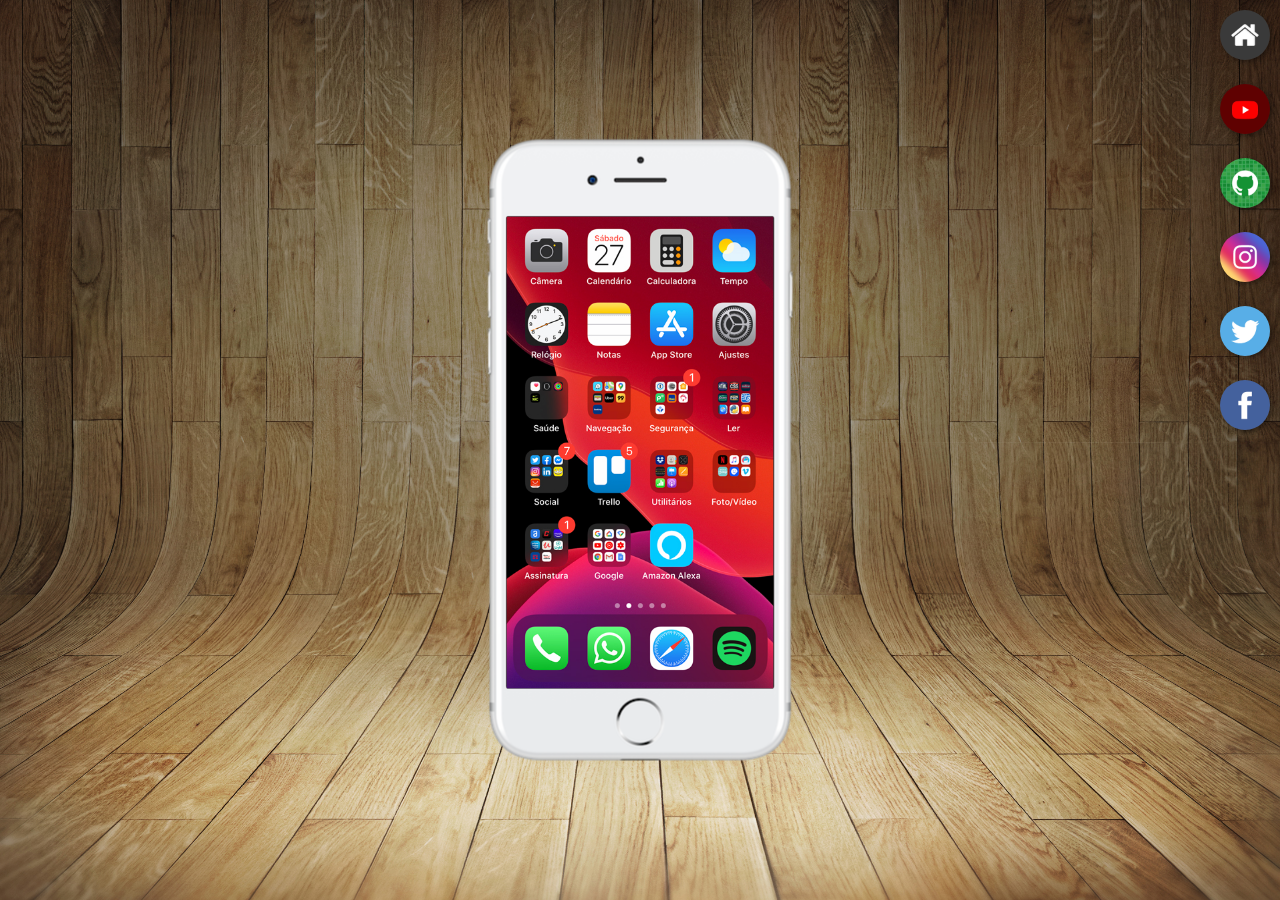
<file: index.html>
<!DOCTYPE html>
<html lang="pt-br">
<head>
    <meta charset="UTF-8">
    <meta name="viewport" content="width=device-width, initial-scale=1.0">
    <title>Projeto Rede Sociais</title>
    <link rel="shortcut icon" href="favicon.ico" type="image/x-icon">
    <link rel="stylesheet" href="style/style.css">
</head>
<body>
    <main>
        <section id="telefone">
            <iframe name="tela" id="tela" src="home.html" frameborder="0">Seu navegador não é compatível com iframe.</iframe>
        </section>
        <section id="redes-sociais">
            <a target="tela" href="home.html"><img src="imagens/logo-home.jpg" alt="home"></a> <br>
            <a target="tela" href="youtube.html"><img src="imagens/logo-youtube.jpg" alt="Youtube"></a> <br>
            <a target="tela" href="github.html"><img src="imagens/logo-github.jpg" alt="github"></a> <br>
            <a target="tela" href="instagram.html"><img src="imagens/logo-instagram.jpg" alt="Instagram"></a> <br>
            <a target="tela" href="twitter.html"><img src="imagens/logo-twitter.jpg" alt="twitter"></a> <br>
            <a target="tela" href="facebook.html"><img src="imagens/logo-facebook.jpg" alt="facebook"></a>
        </section>
    </main>
</body>
</html>
</file>
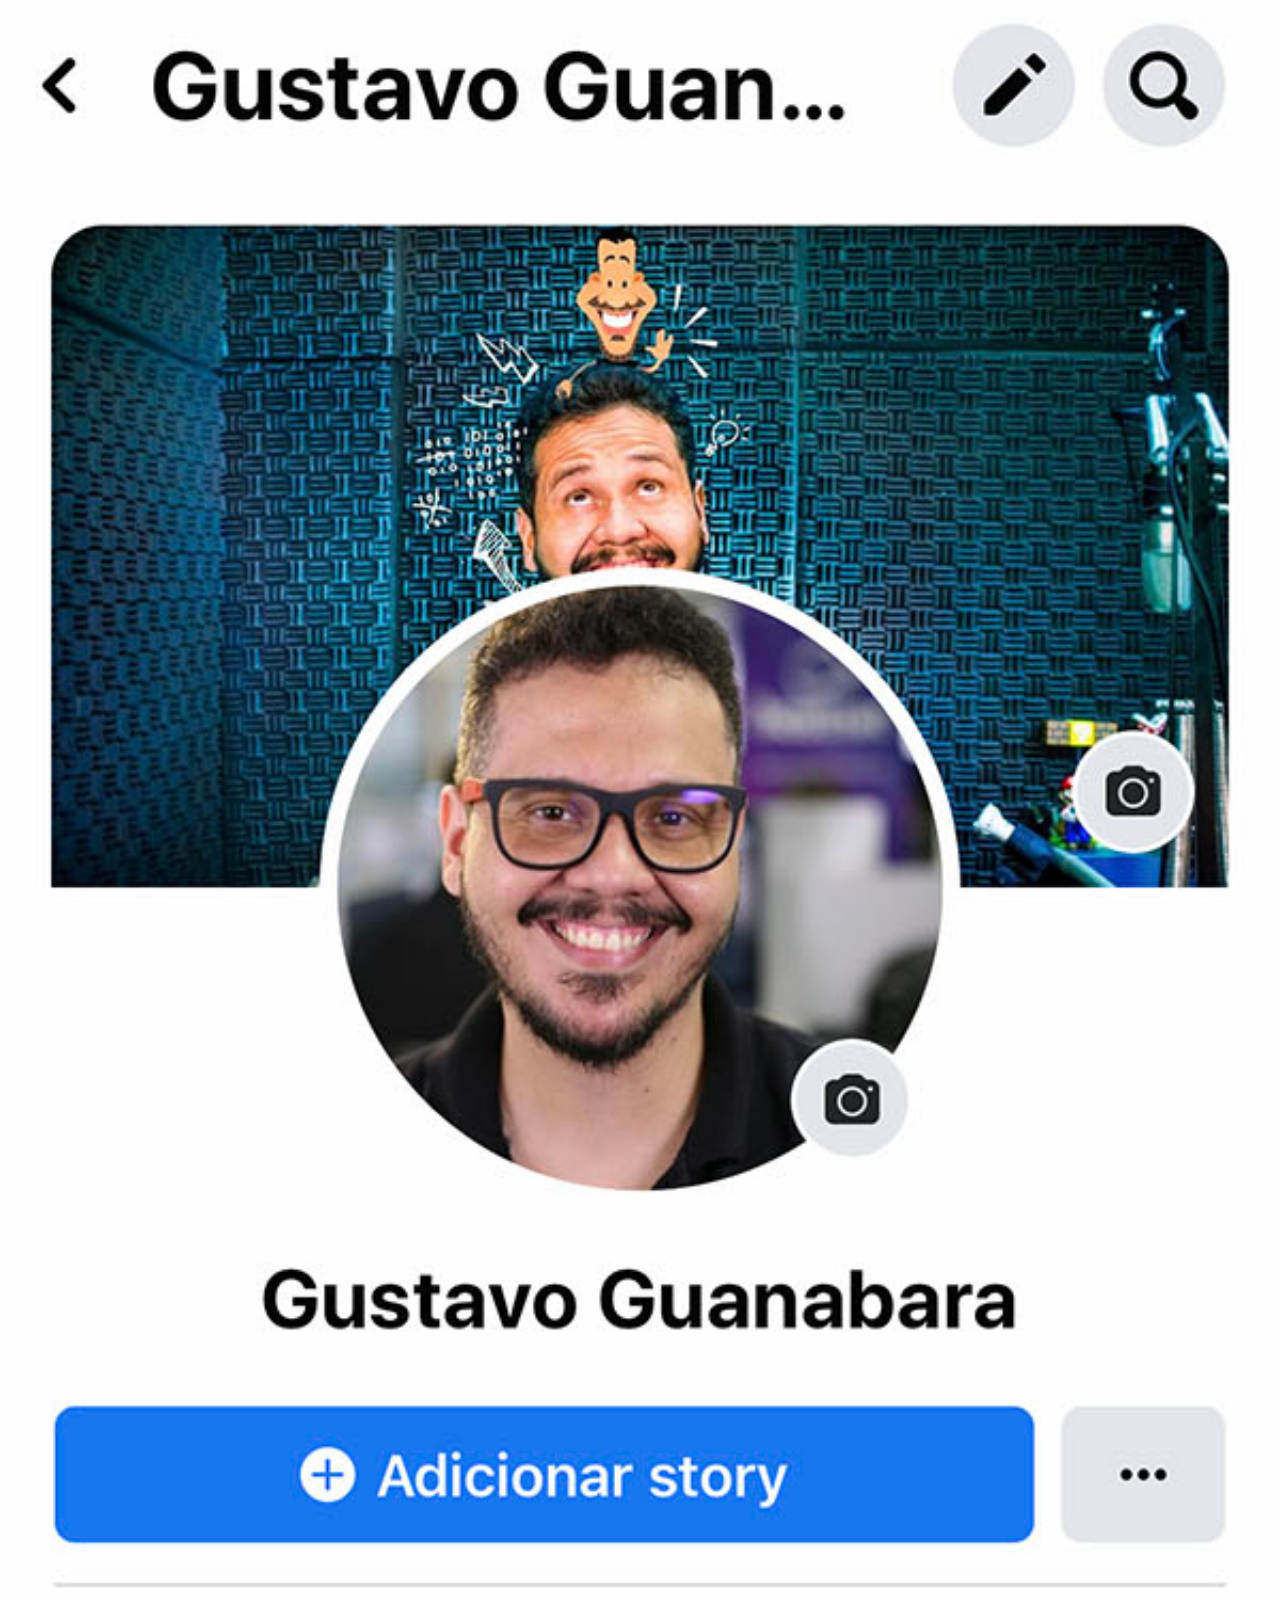
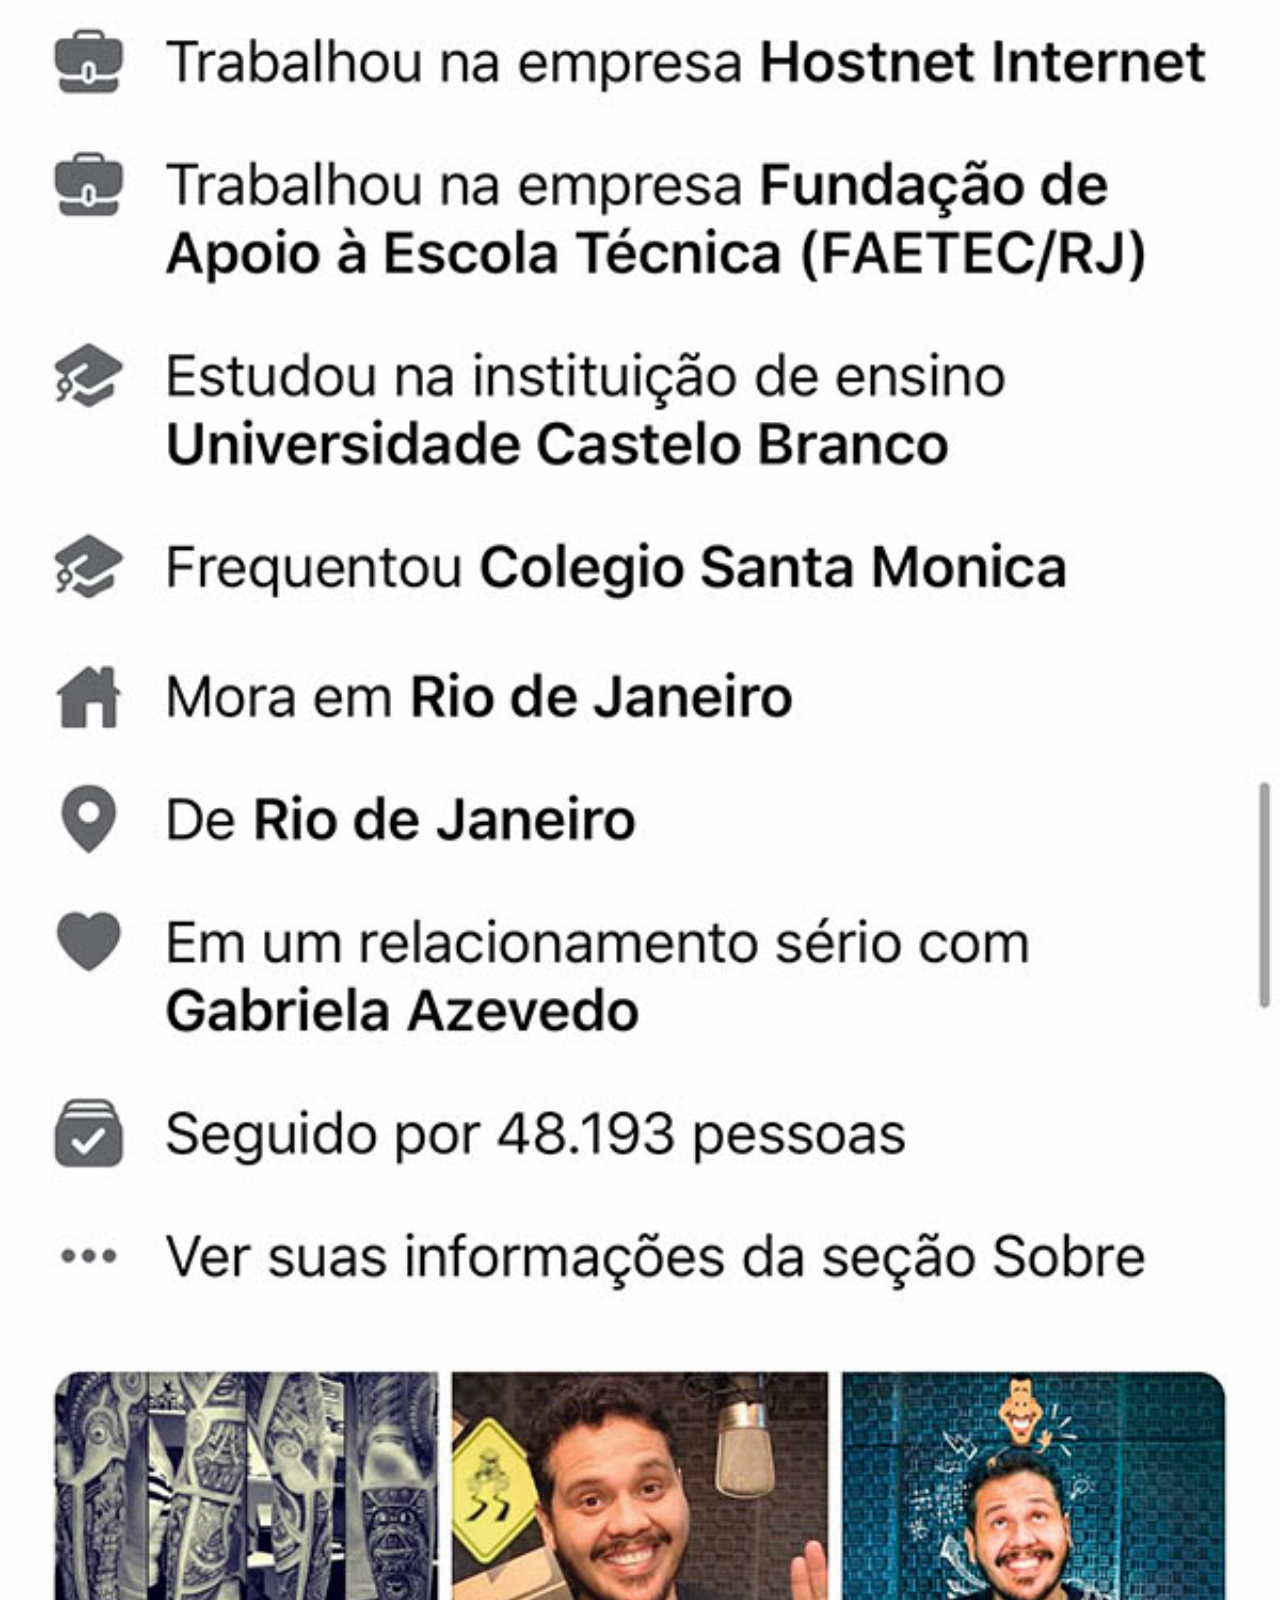
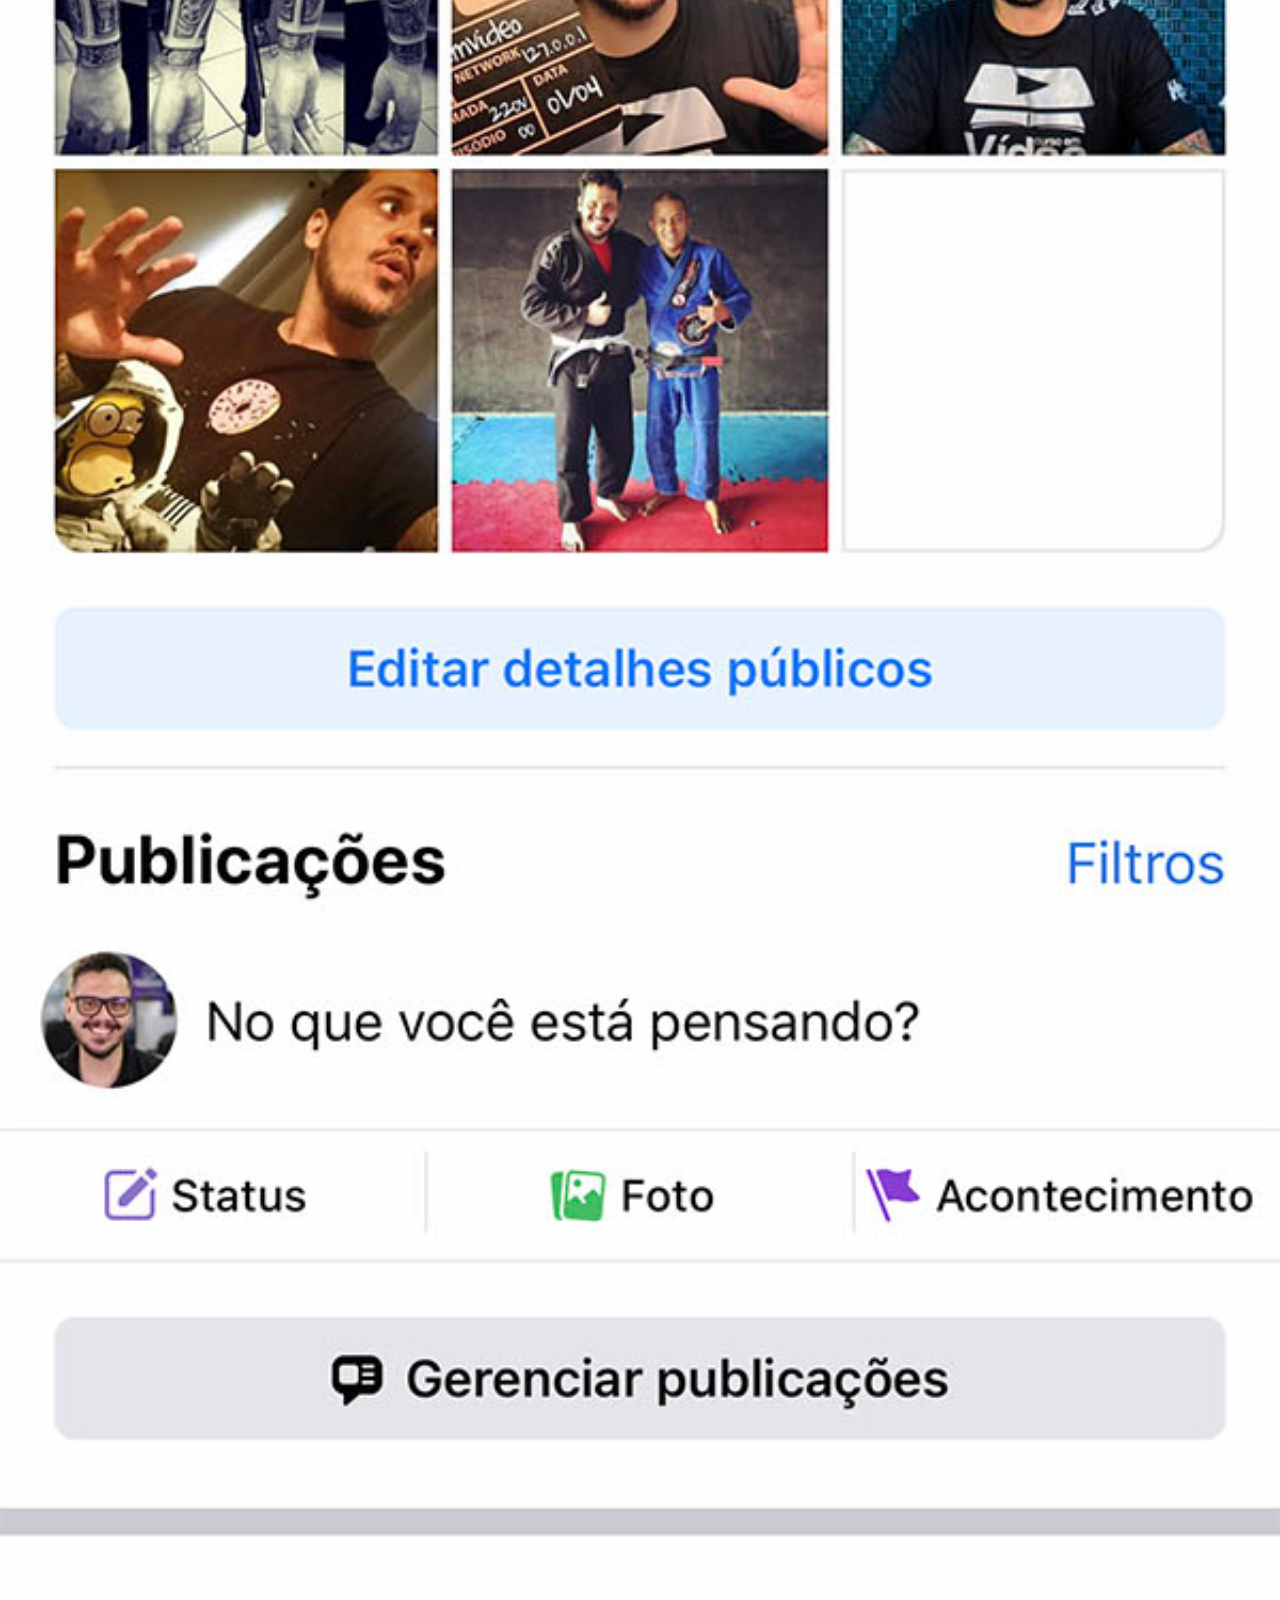
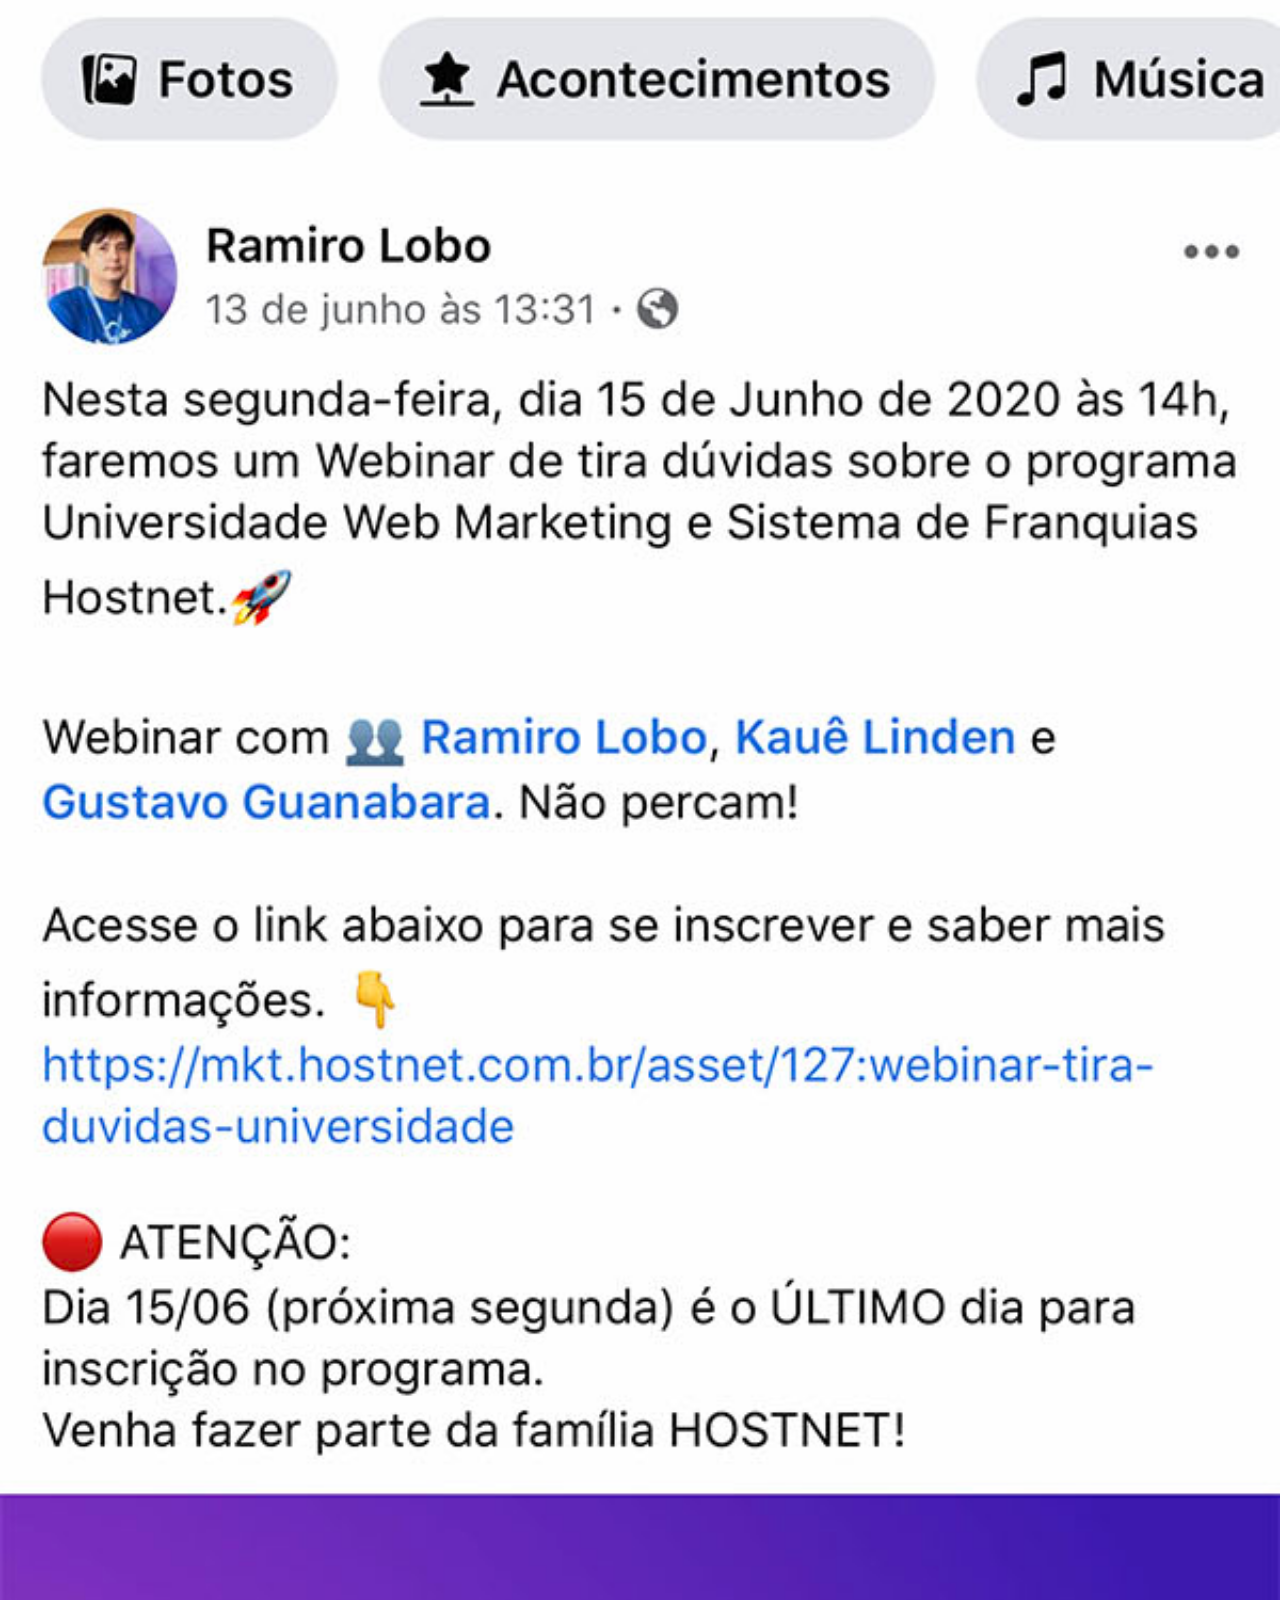
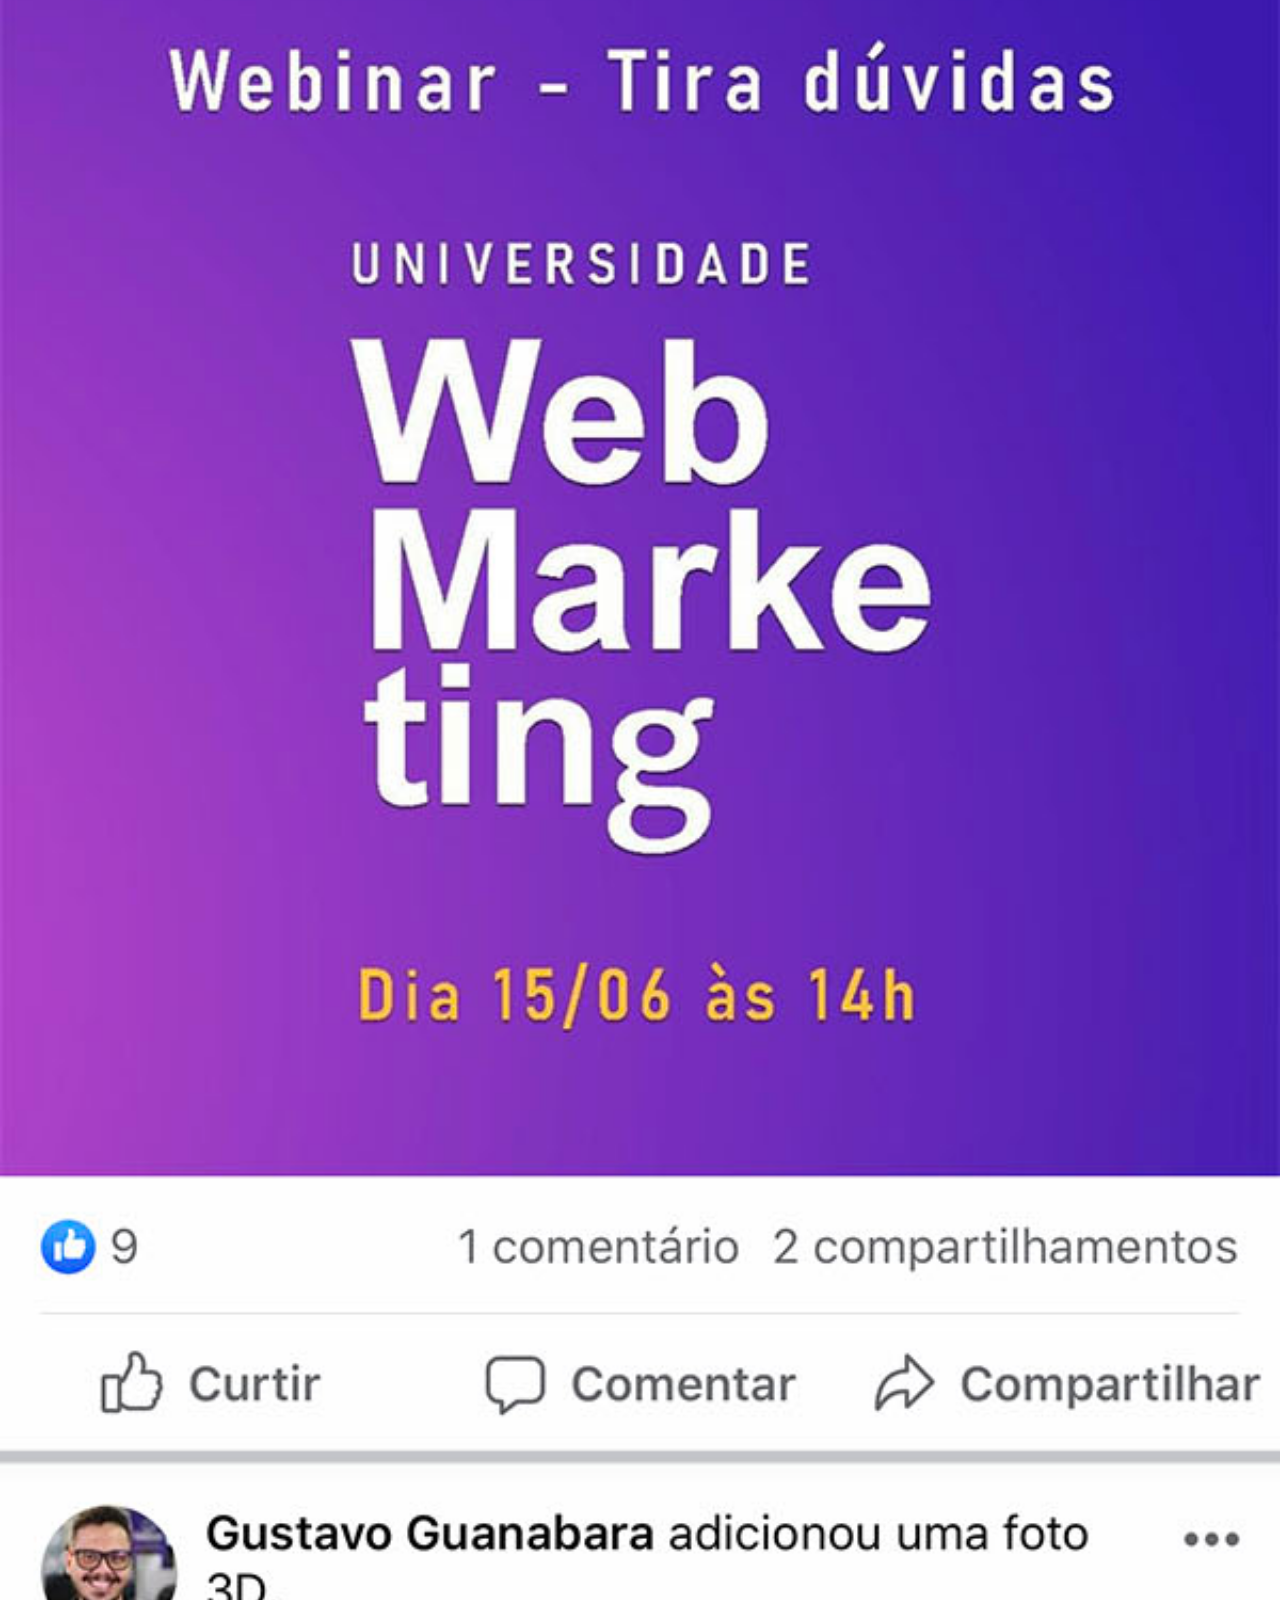
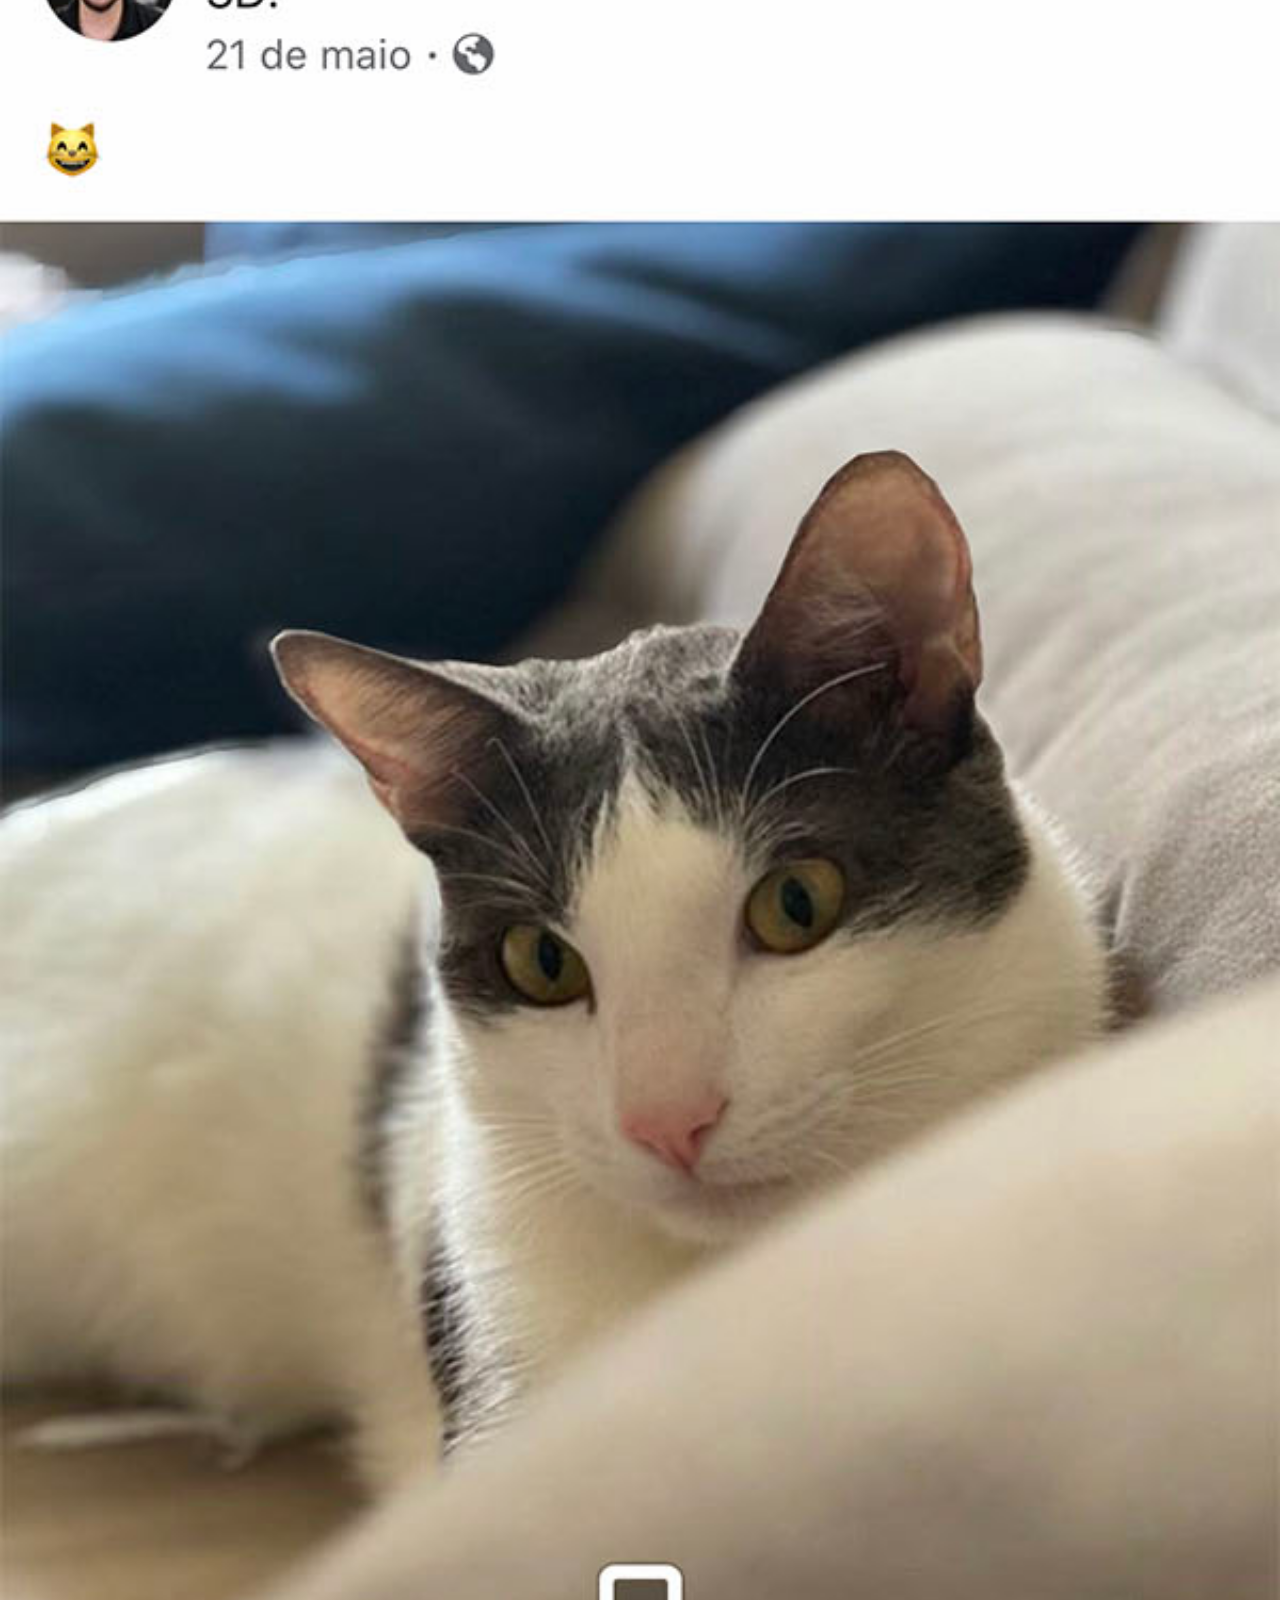
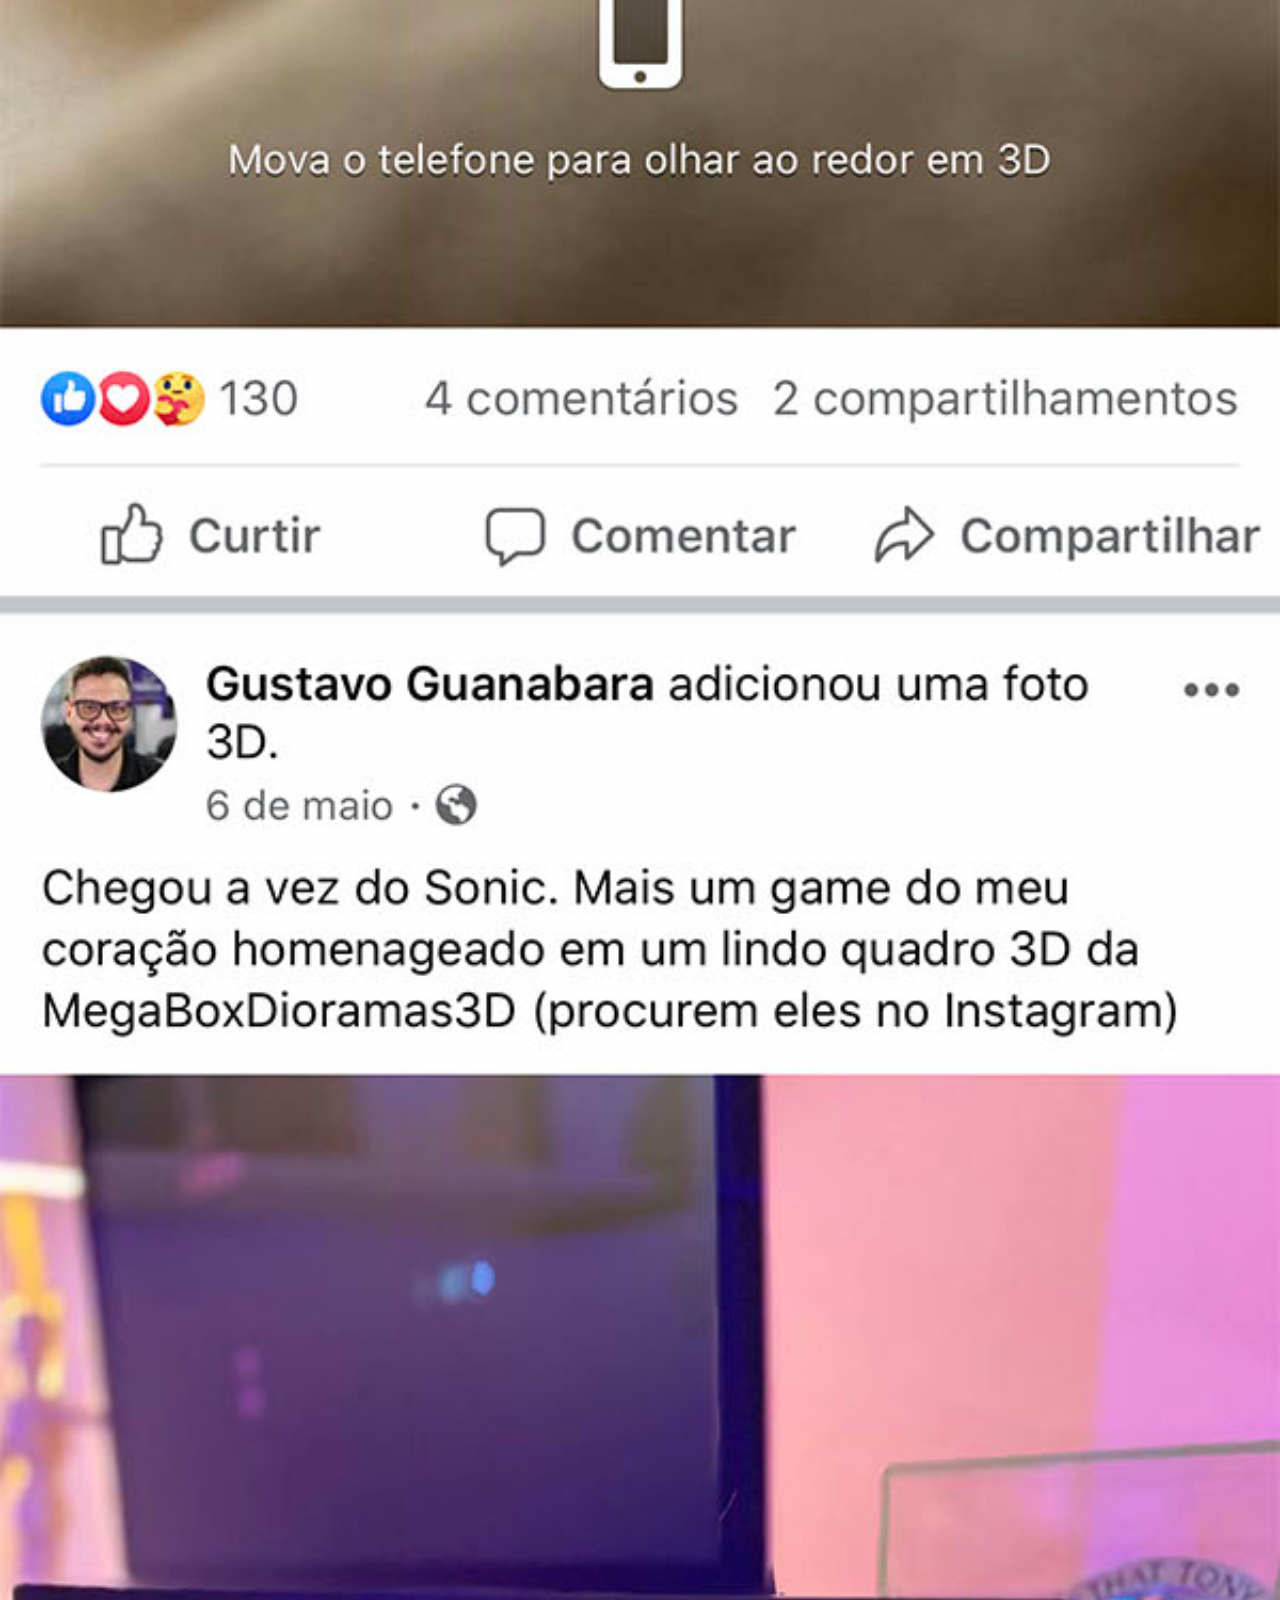
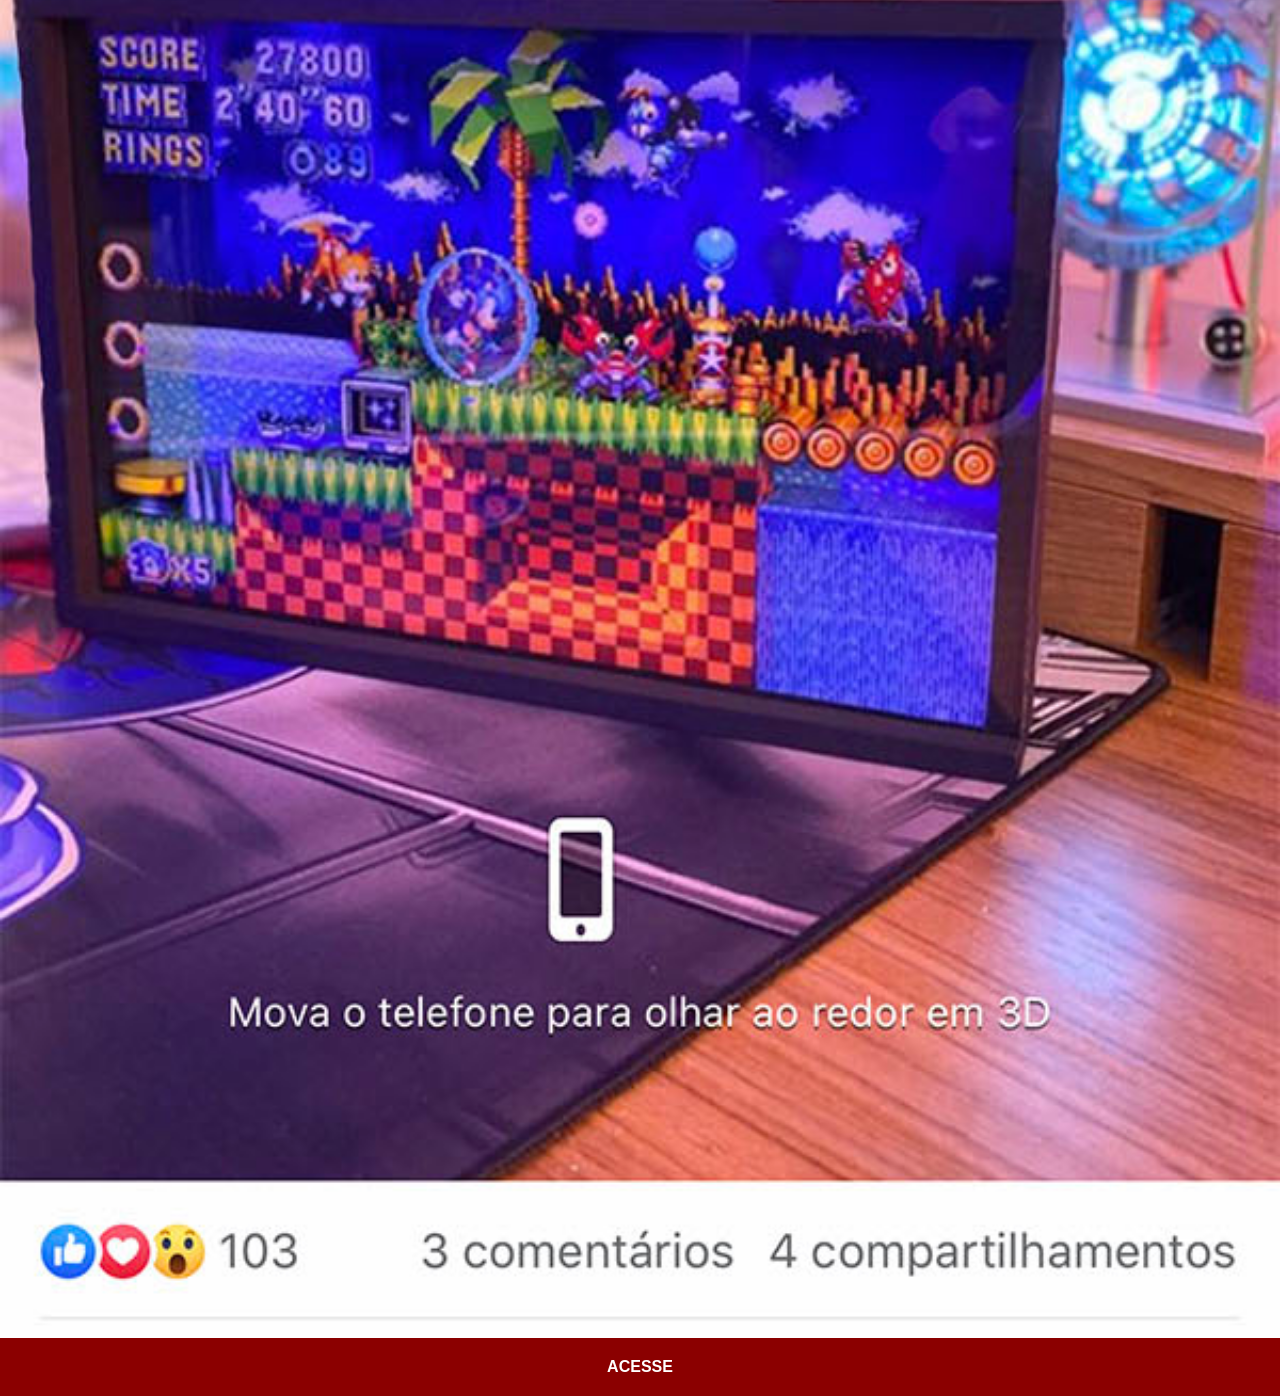
<file: facebook.html>
<!DOCTYPE html>
<html lang="pt-br">
<head>
    <meta charset="UTF-8">
    <meta name="viewport" content="width=device-width, initial-scale=1.0">
    <title>Document</title>
    <link rel="stylesheet" href="style/paginas.css">
</head>
<body>
    <img src="imagens/tela-facebook.jpg" alt="facebook">
    <a target="_blank" href="https://www.facebook.com/gustavoguanabara/">ACESSE</a>
</body>
</html>
</file>
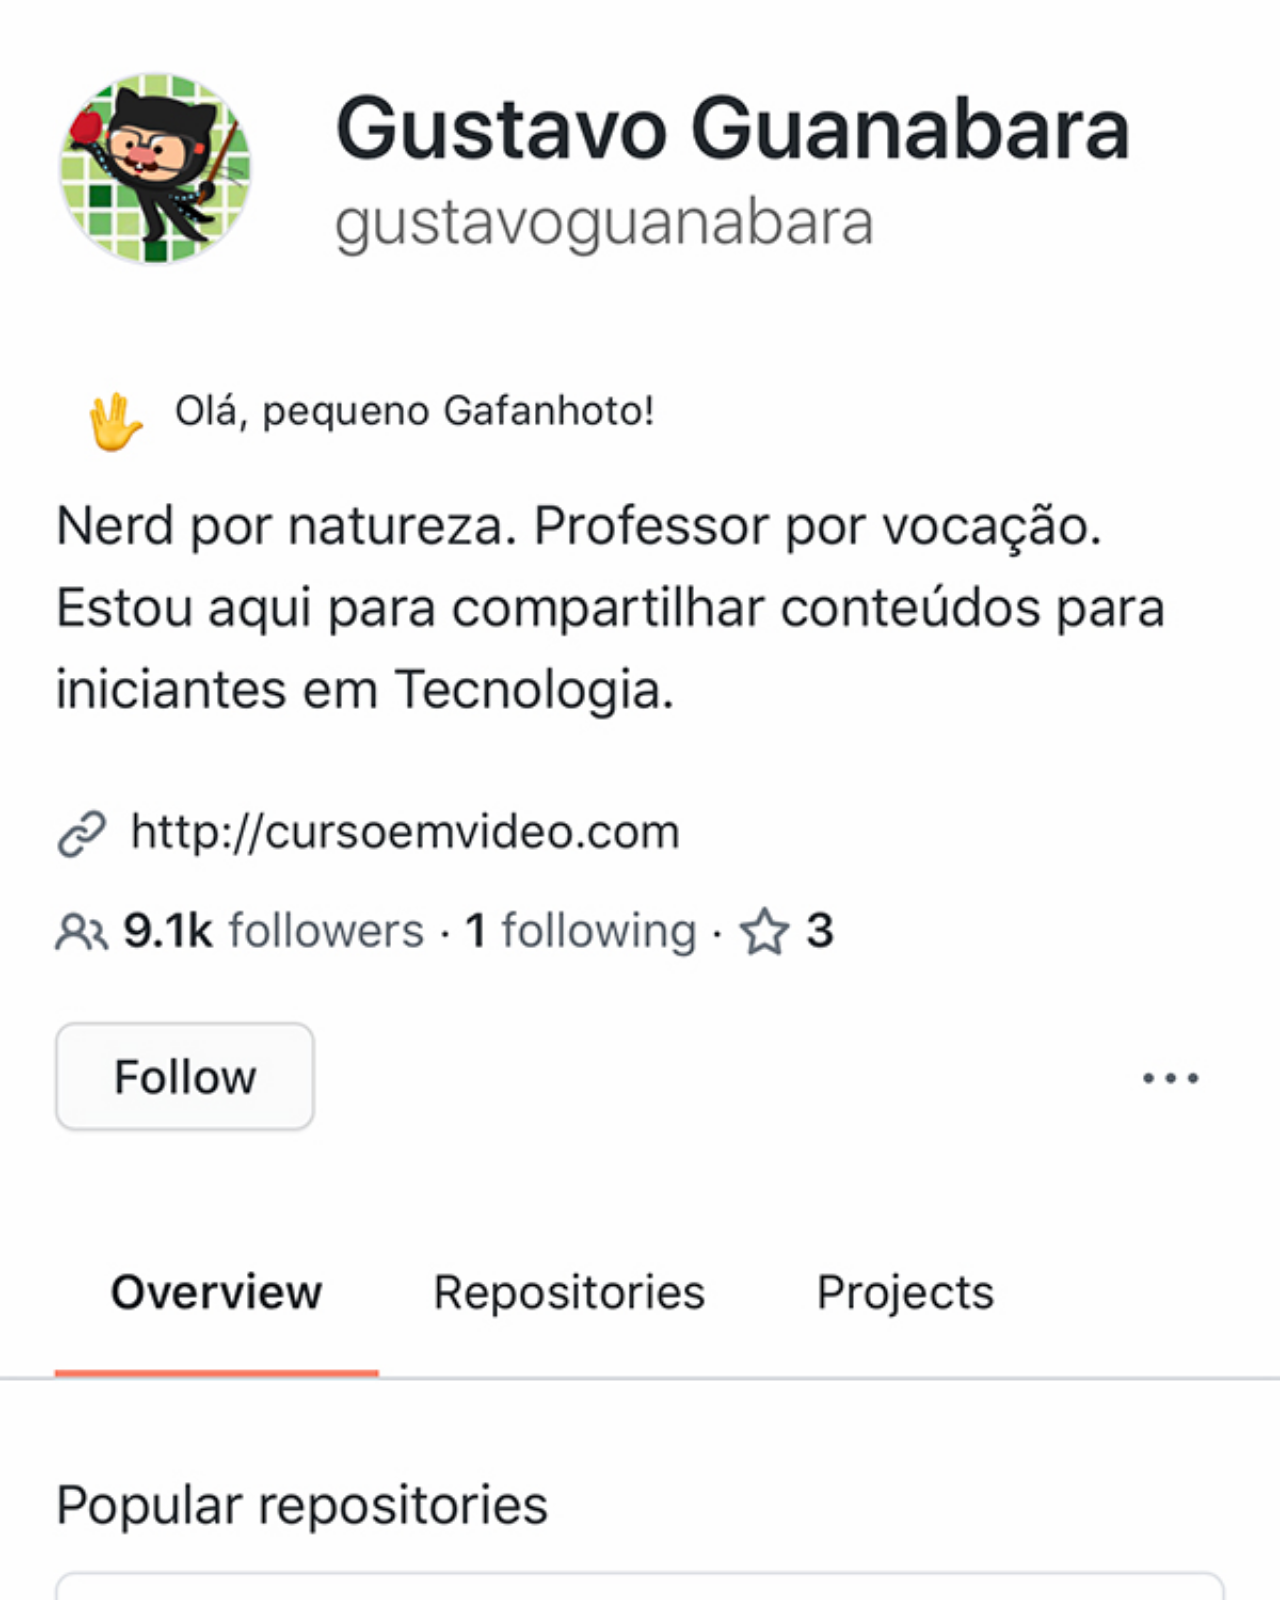
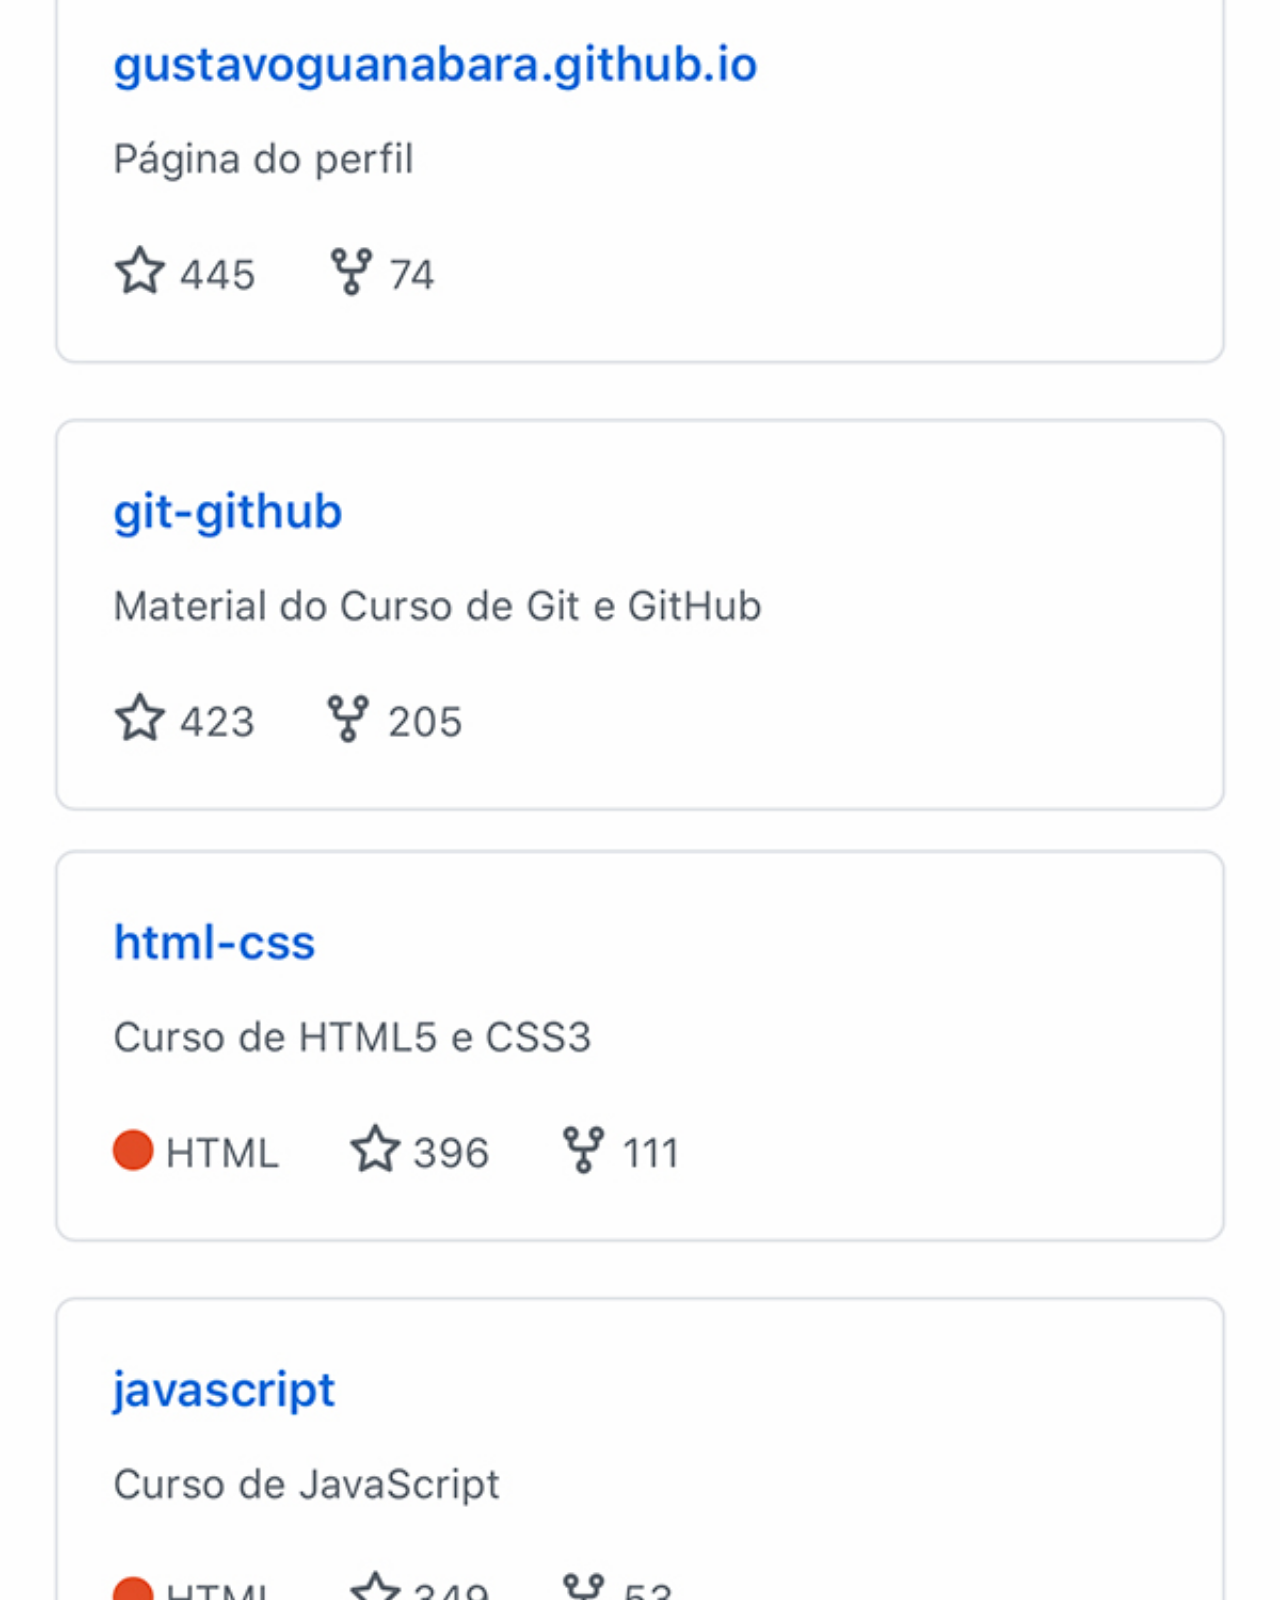
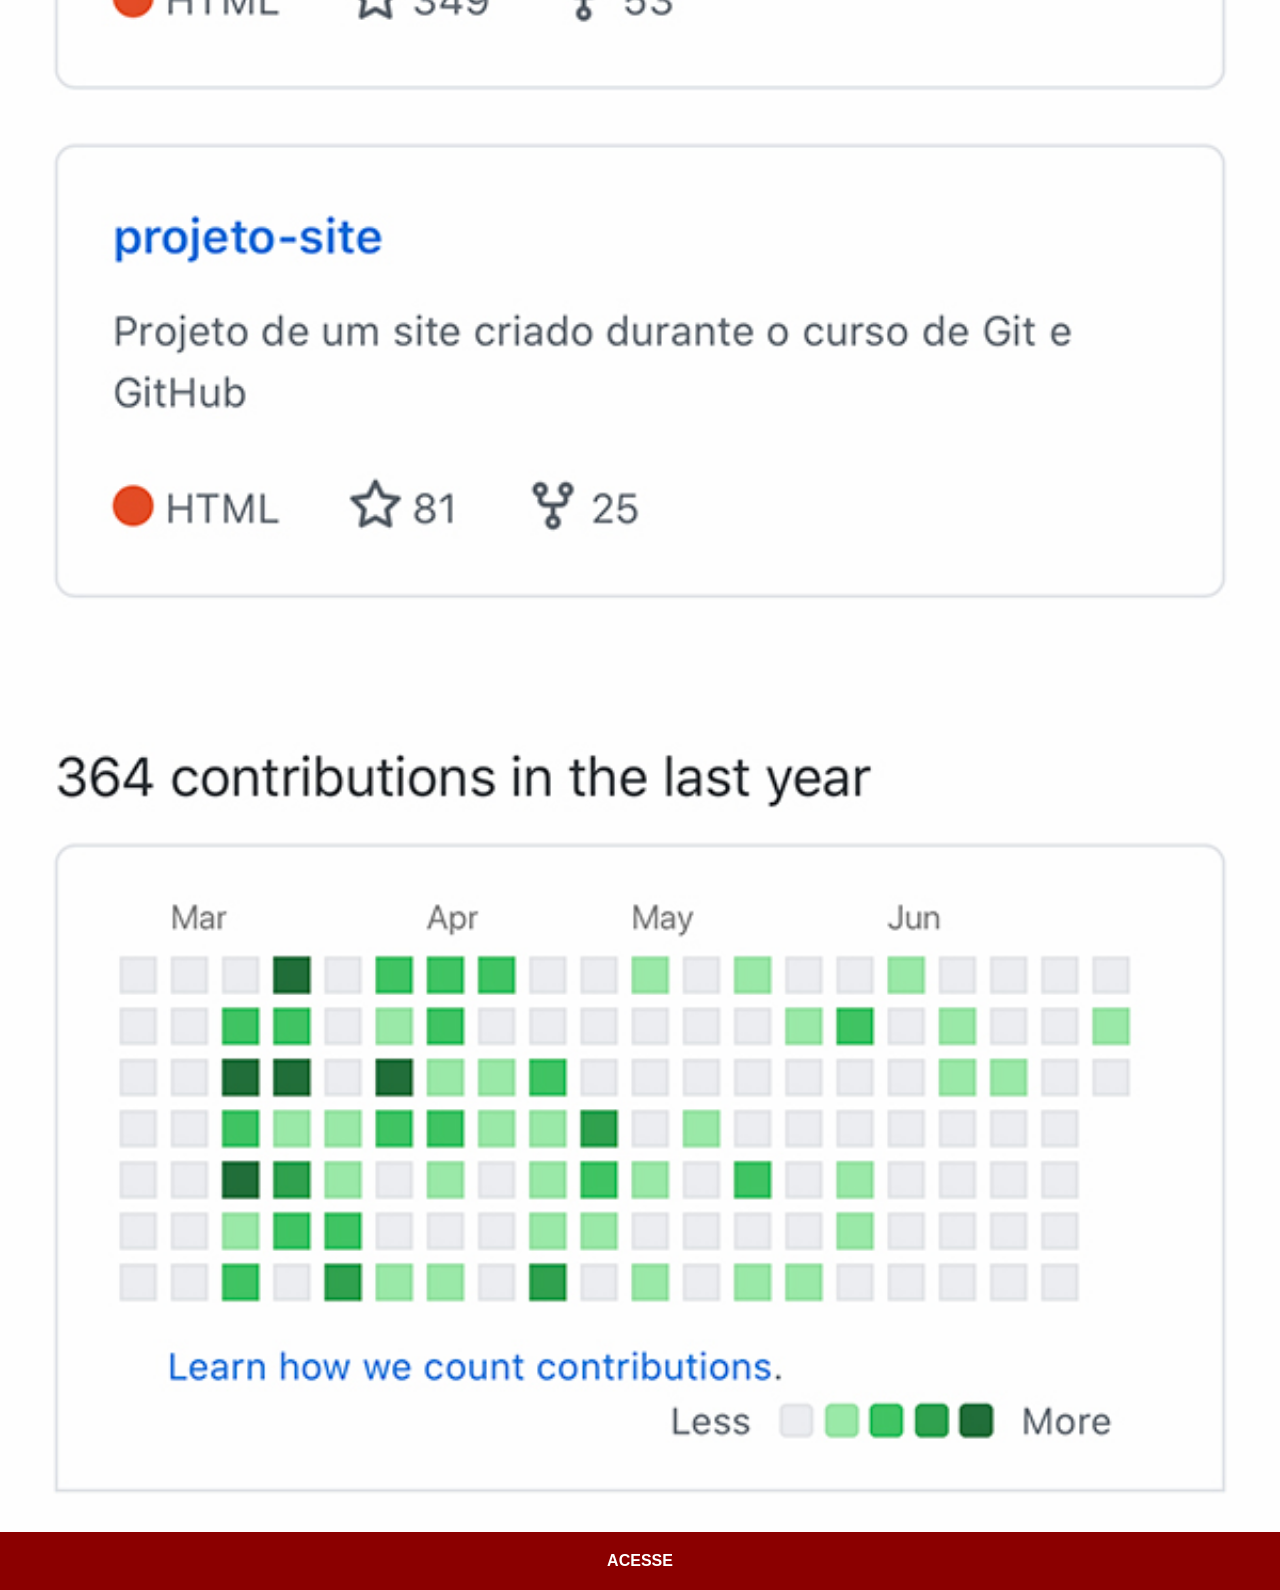
<file: github.html>
<!DOCTYPE html>
<html lang="pt-br">
<head>
    <meta charset="UTF-8">
    <meta name="viewport" content="width=device-width, initial-scale=1.0">
    <title>Document</title>
    <link rel="stylesheet" href="style/paginas.css">
</head>
<body>
    <img src="imagens/tela-github.jpg" alt="github">
    <a target="_blank" href="https://github.com/gustavoguanabara/html-css/">ACESSE</a>
</body>
</html>
</file>
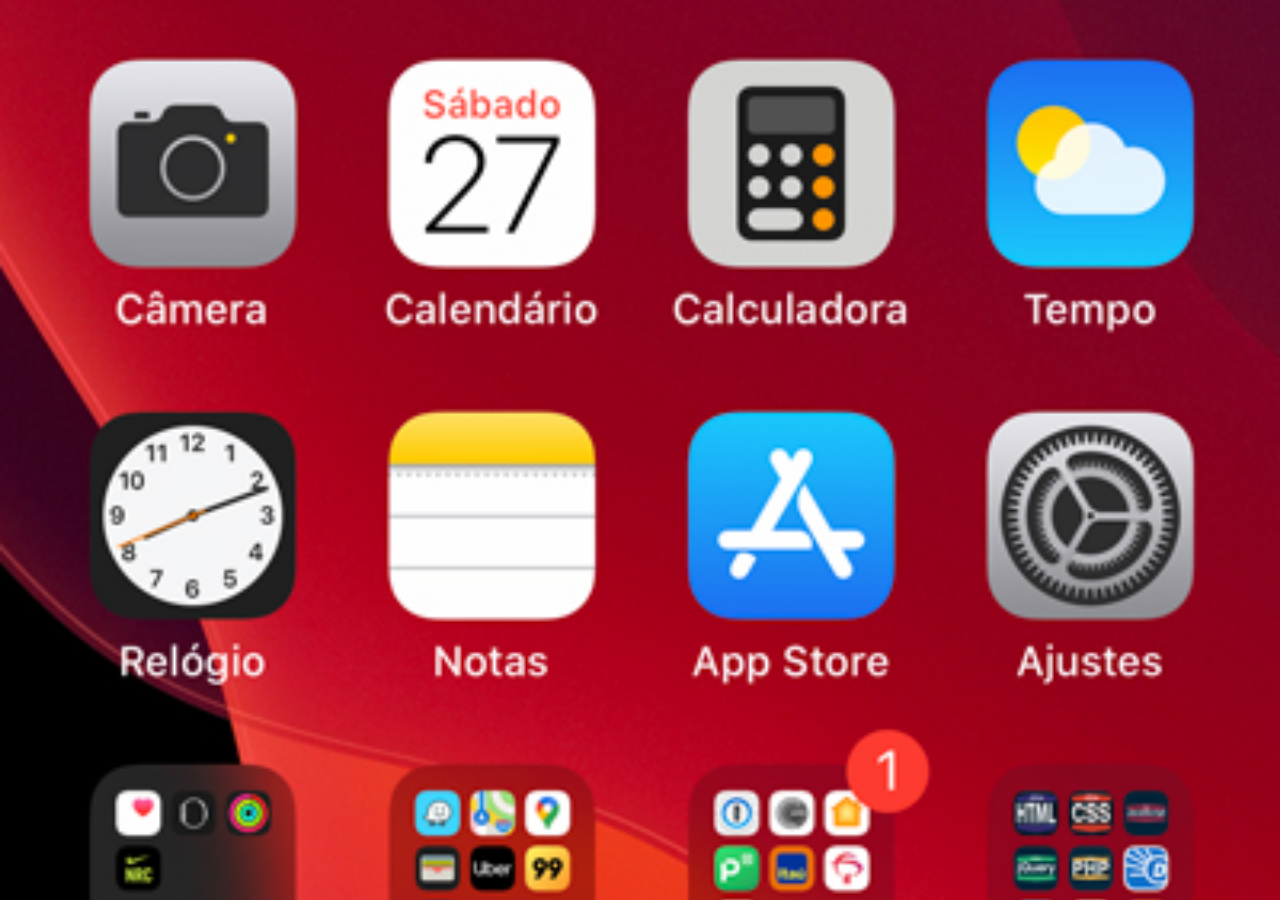
<file: home.html>
<!DOCTYPE html>
<html lang="pt-br">
<head>
    <meta charset="UTF-8">
    <meta name="viewport" content="width=device-width, initial-scale=1.0">
    <title>Home</title>
    <style>
        *{
            margin: 0;
            padding: 0;
        }
        body{
            width: 100vw;
            height: 100vh;
            background: black url('imagens/tela-home.jpg') no-repeat top center;
            background-size: cover;
        }
    </style>
</head>
<body>
    
</body>
</html>
</file>
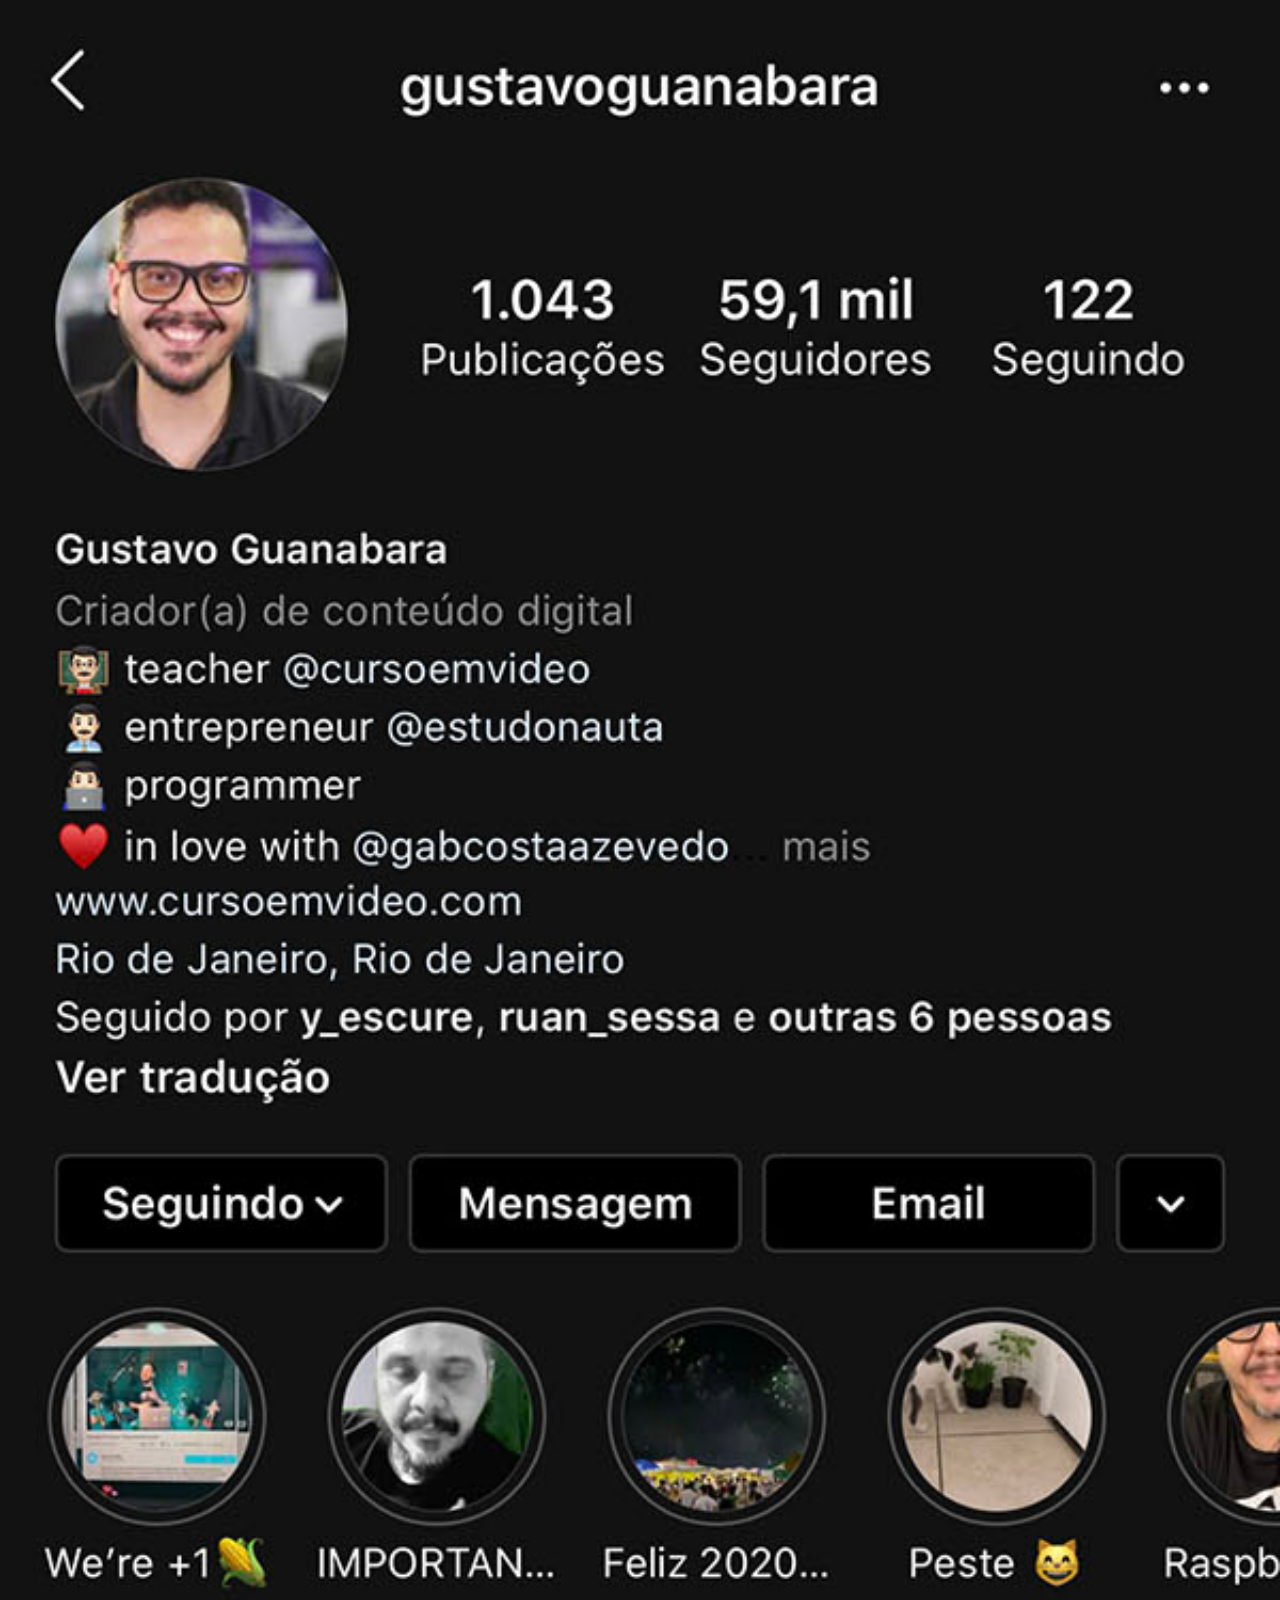
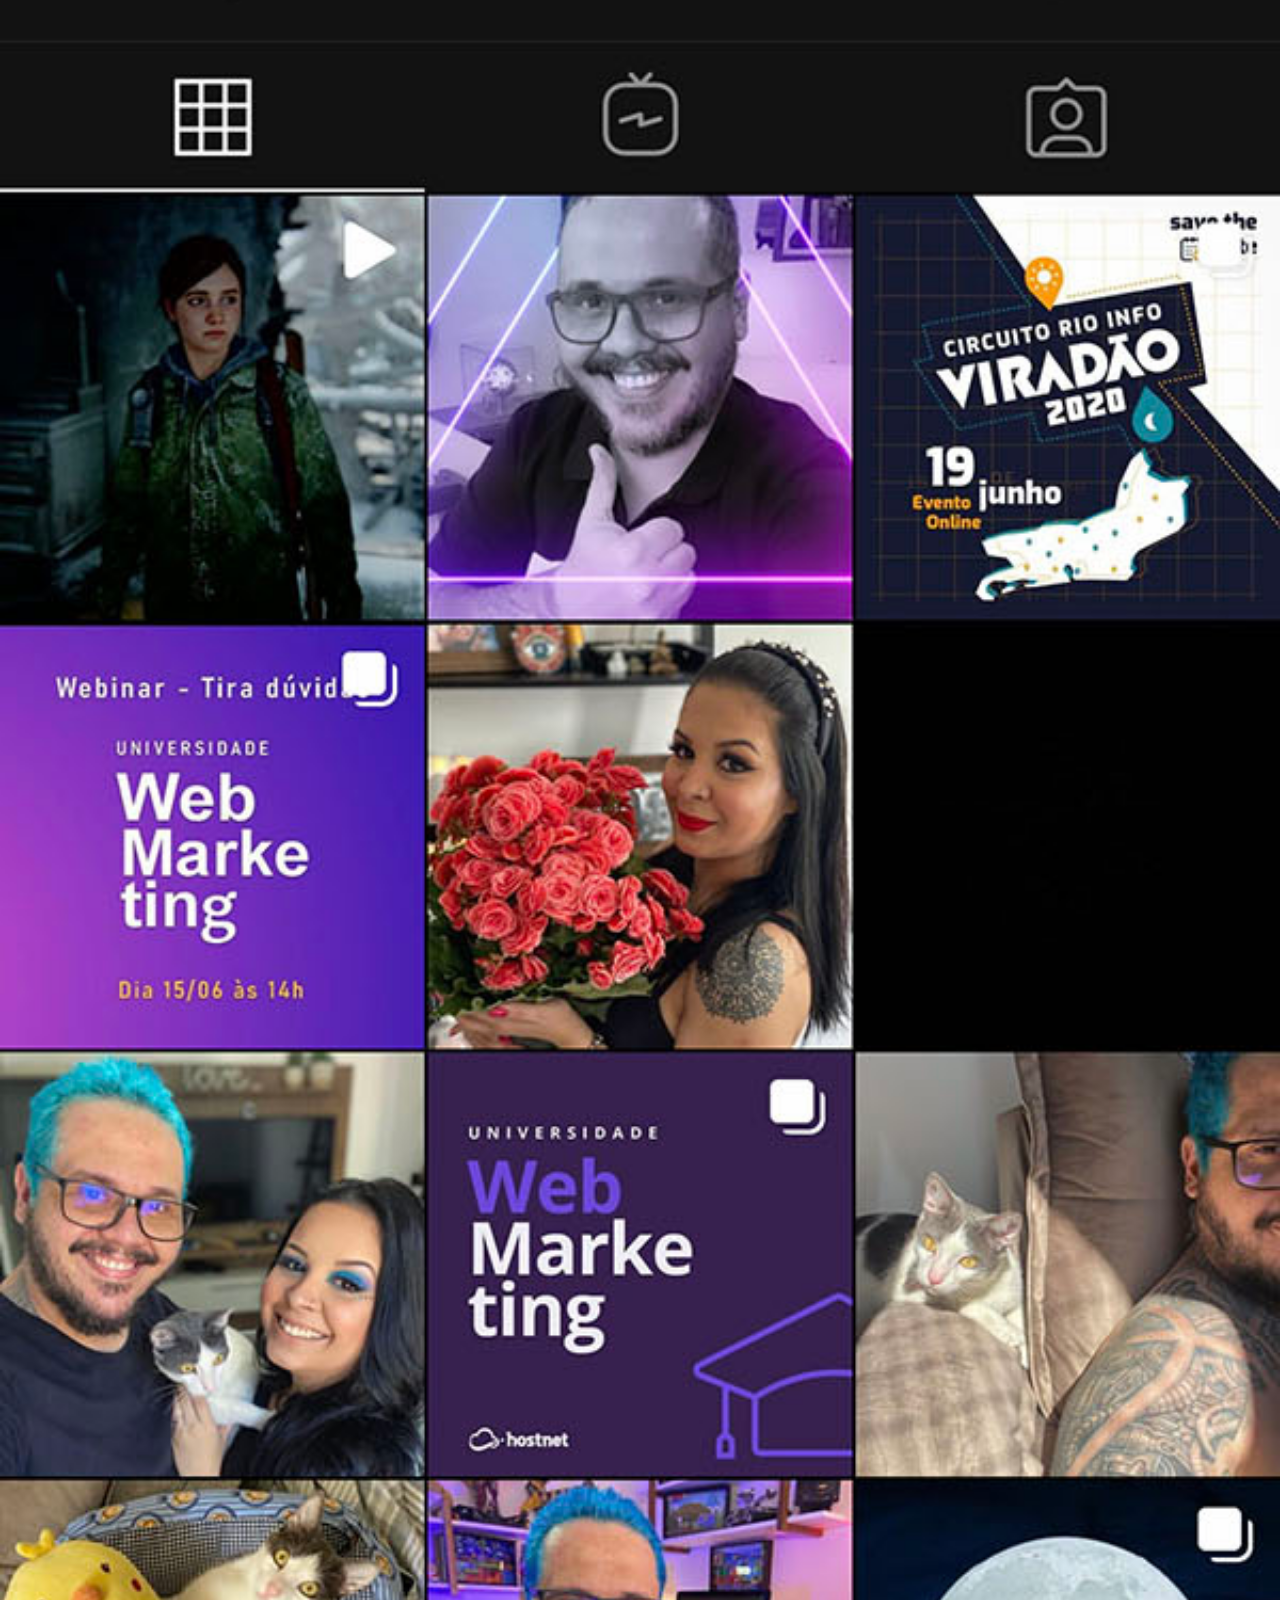
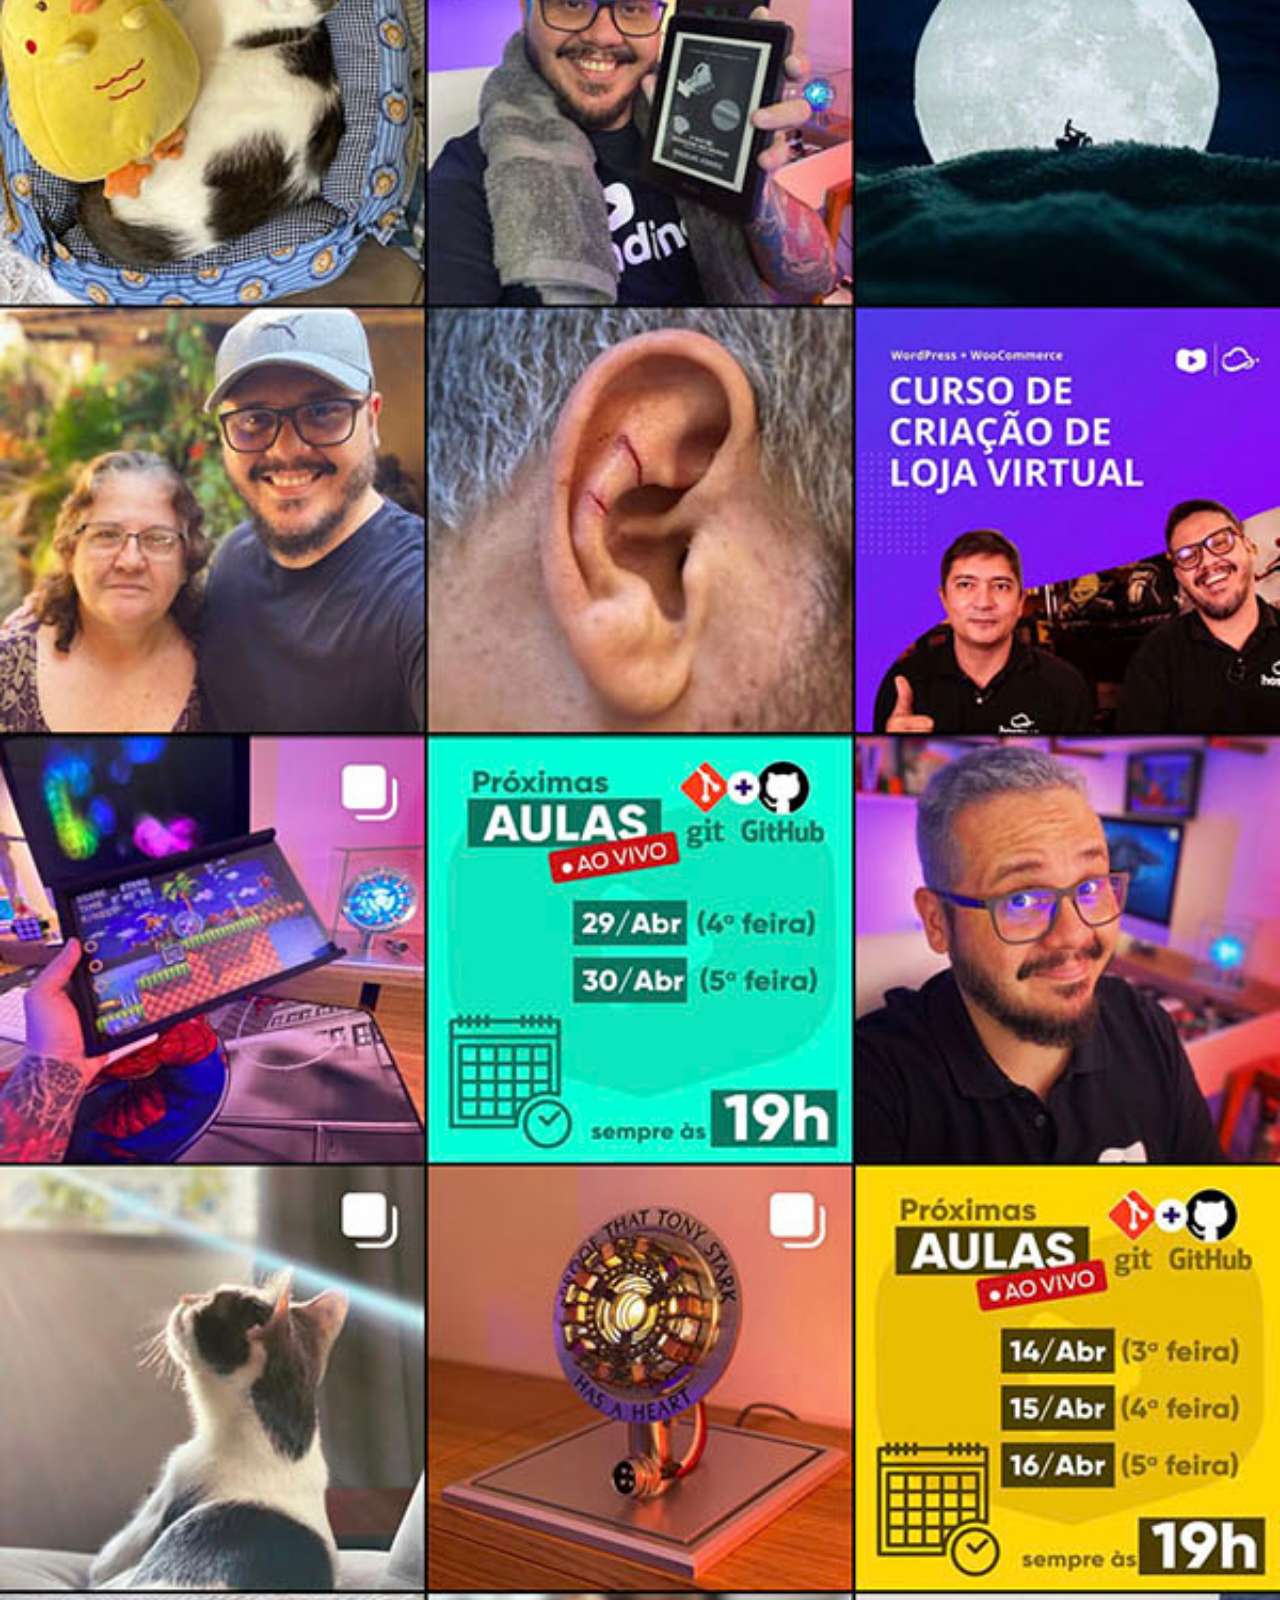
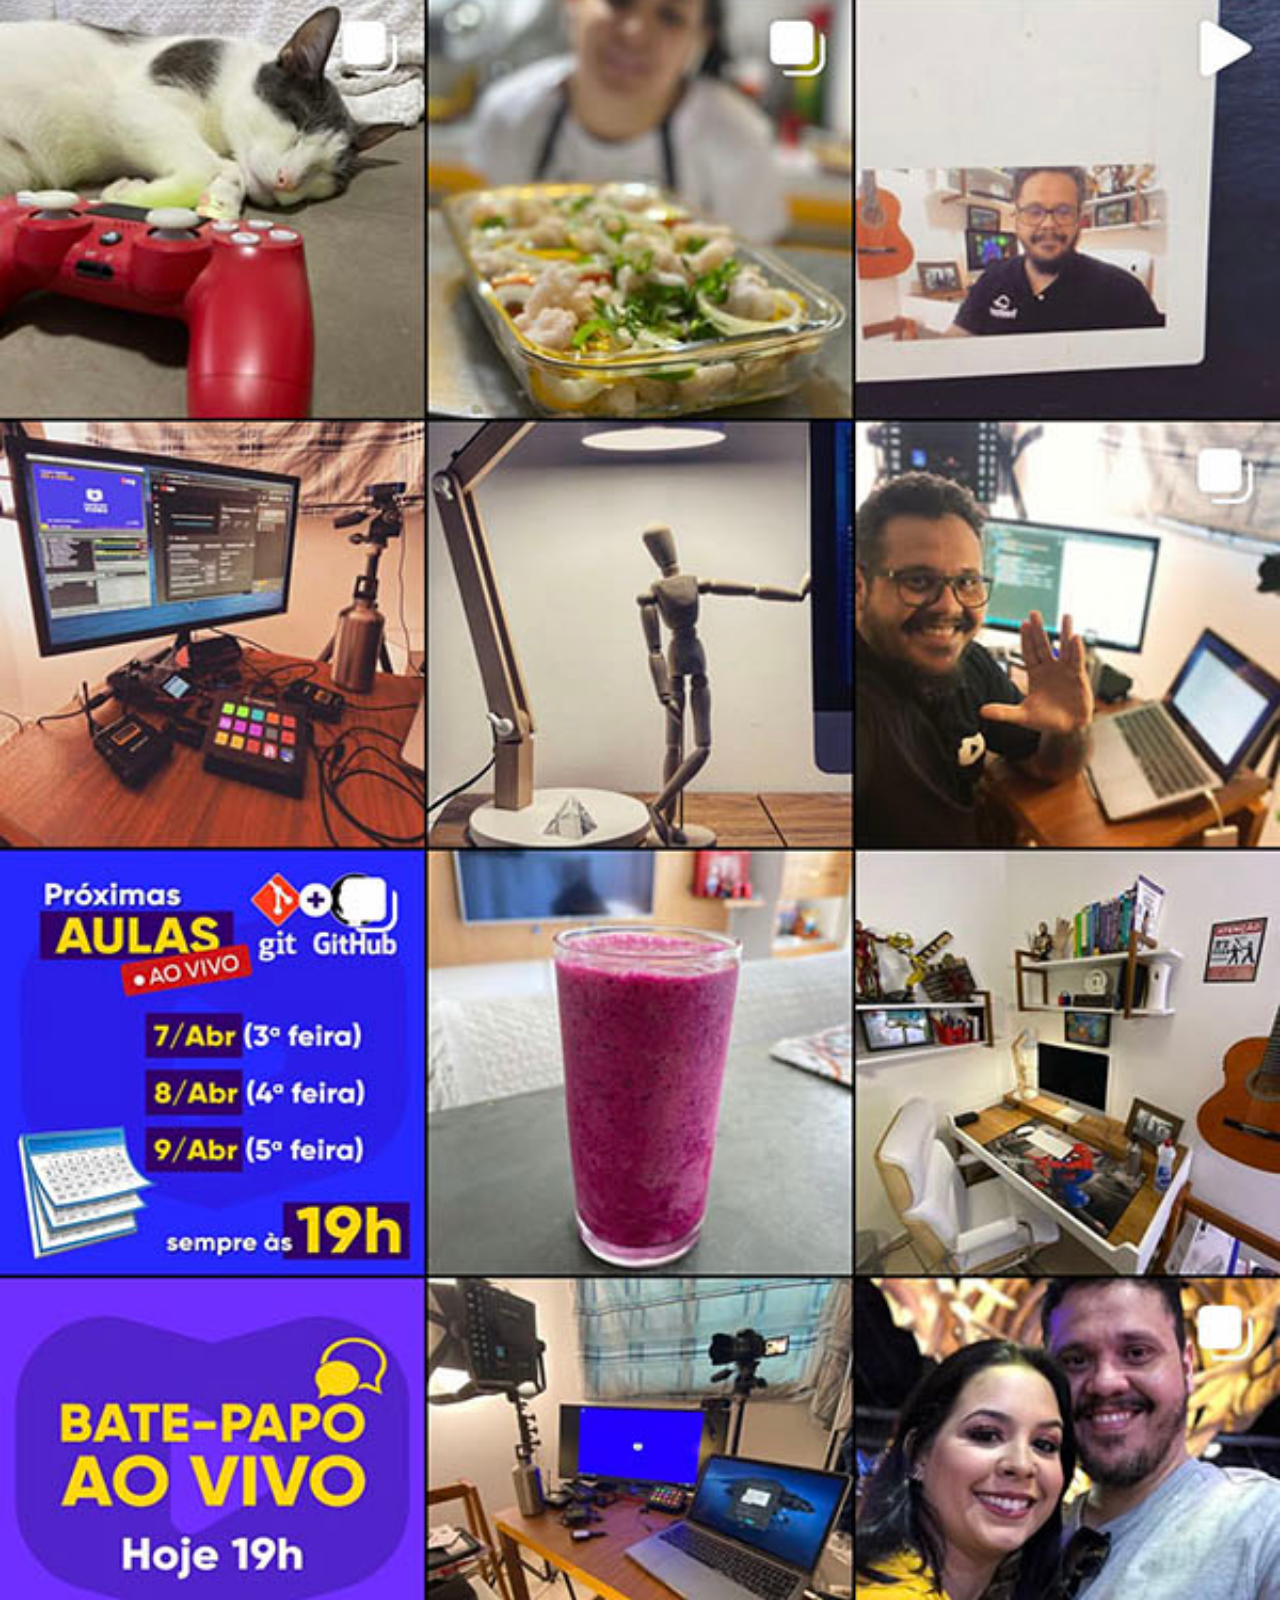
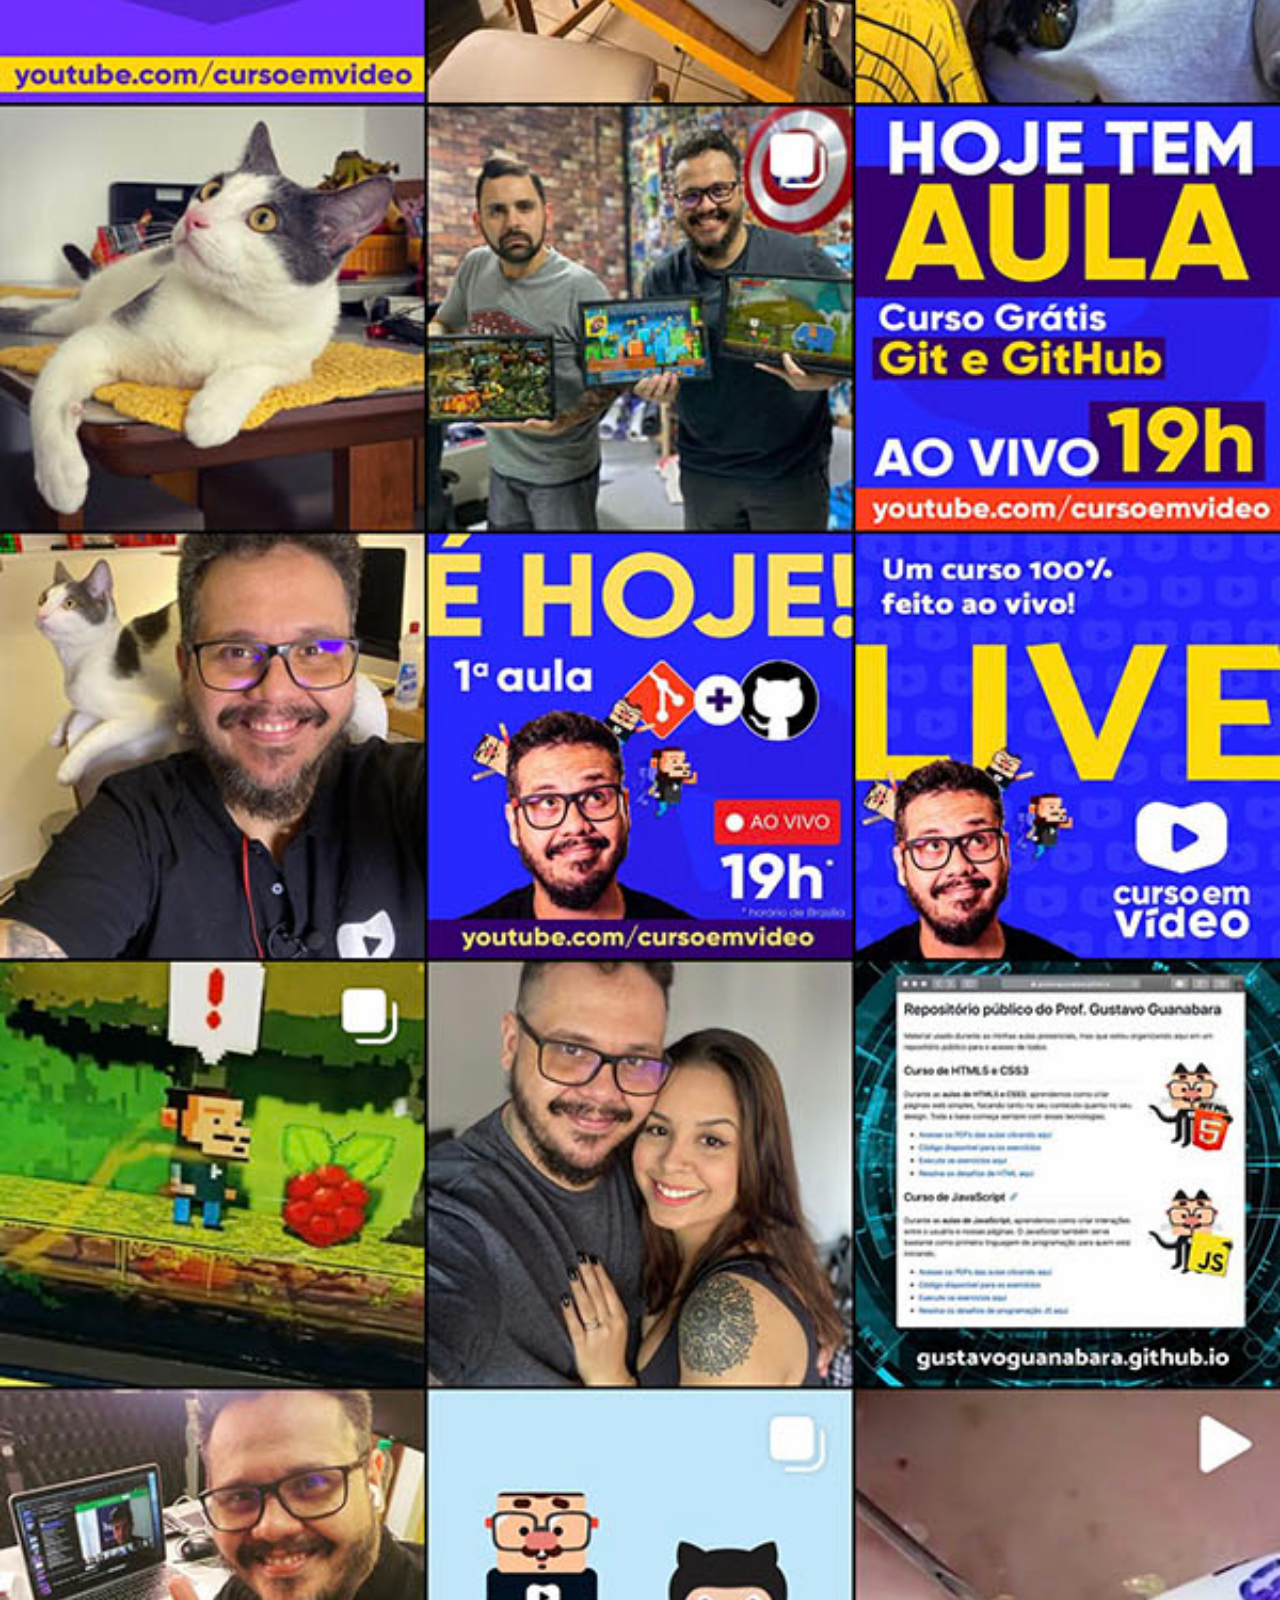
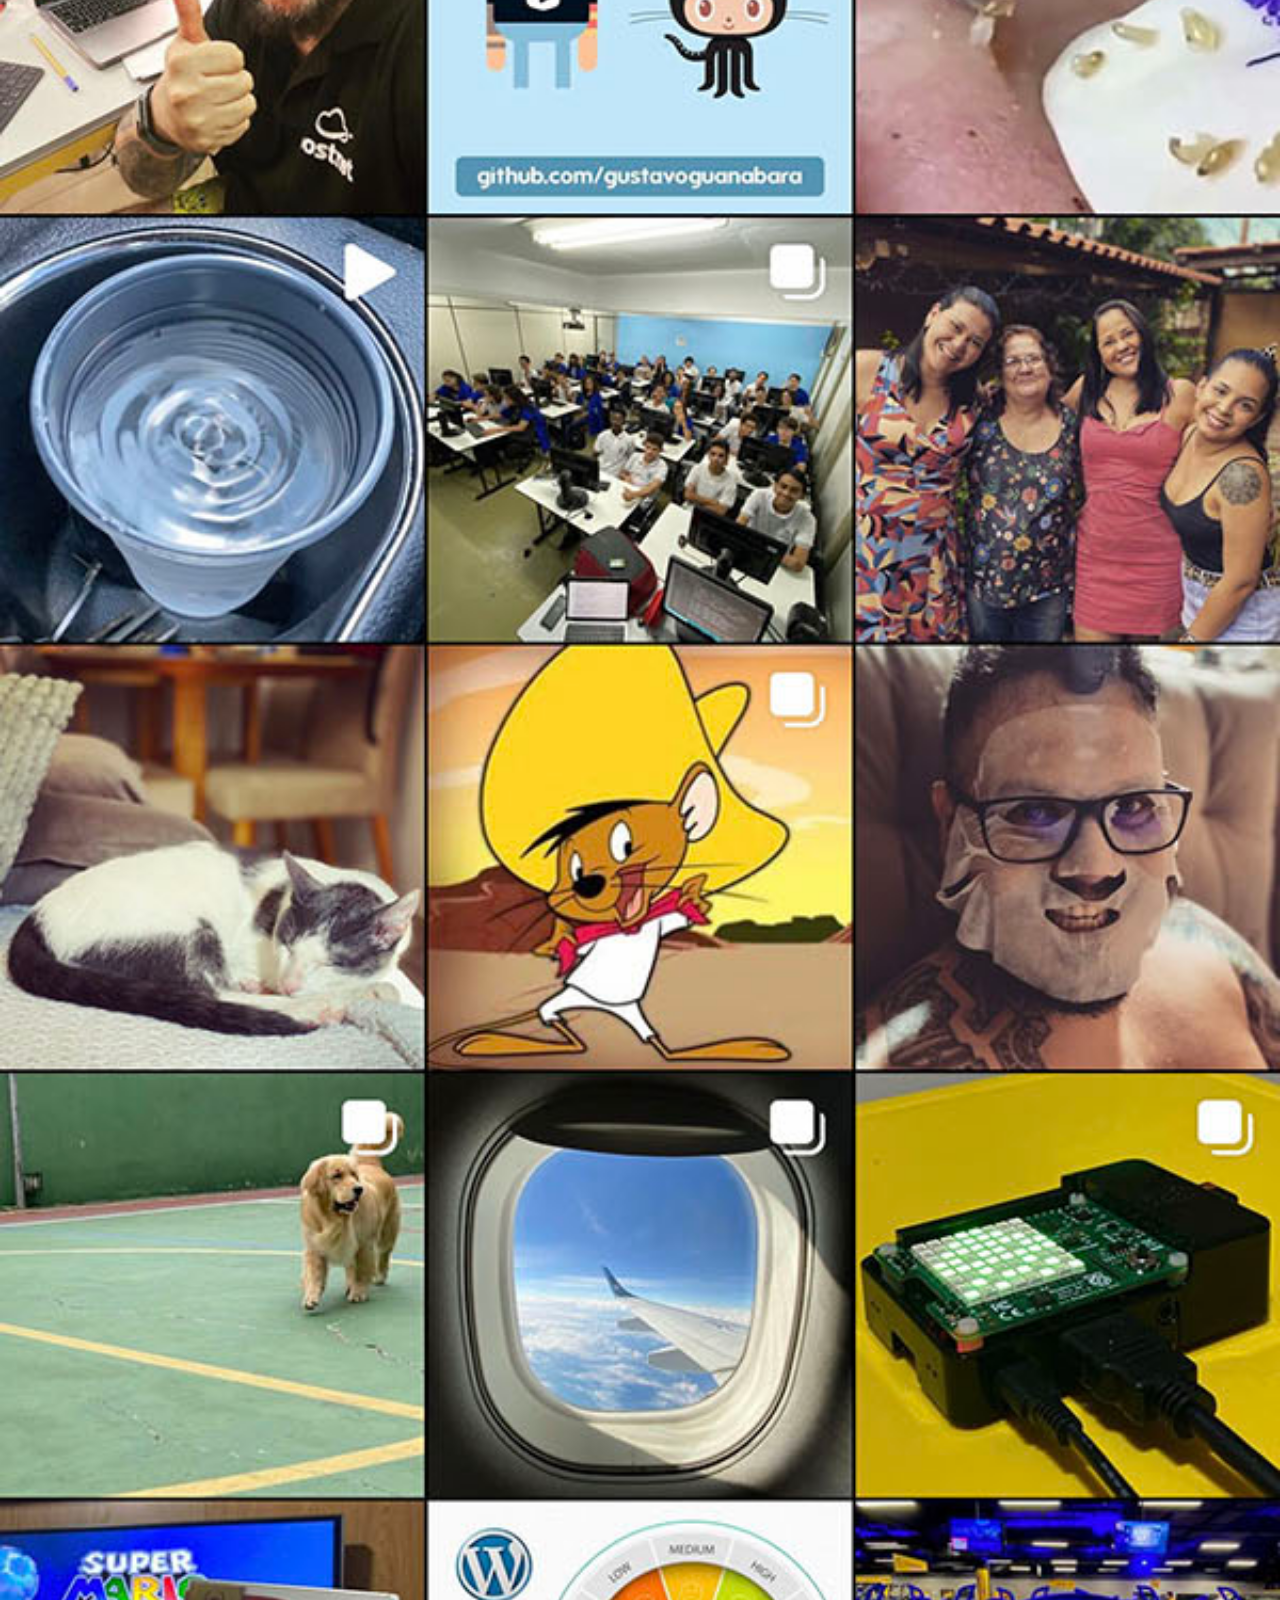
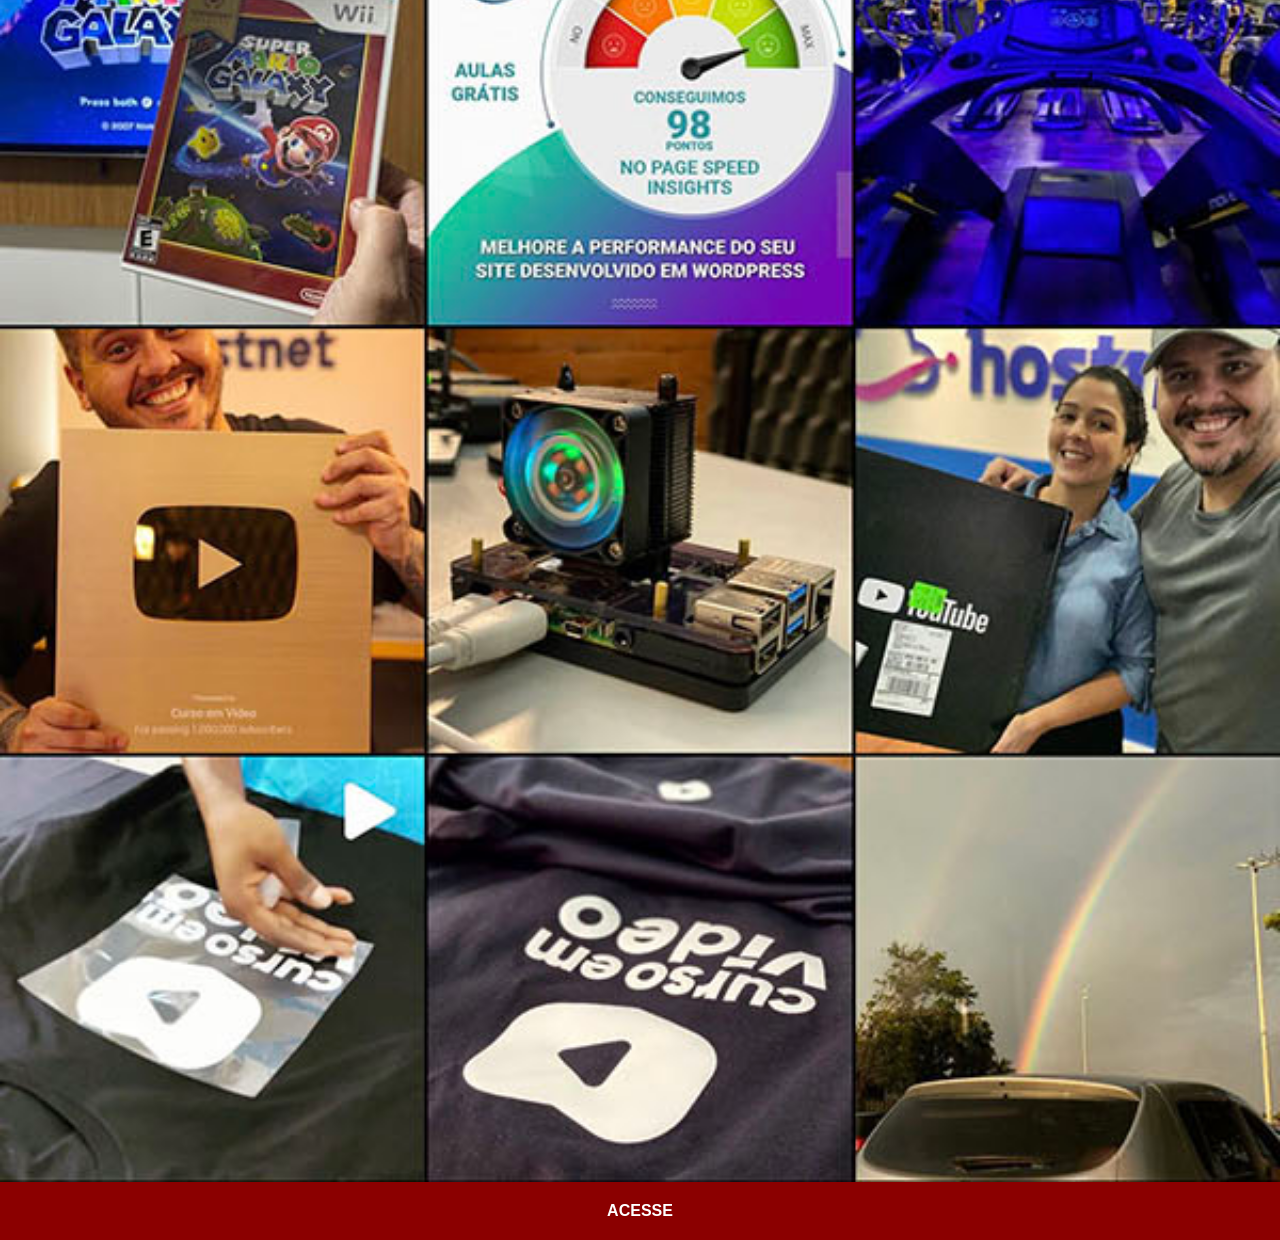
<file: instagram.html>
<!DOCTYPE html>
<html lang="pt-br">
<head>
    <meta charset="UTF-8">
    <meta name="viewport" content="width=device-width, initial-scale=1.0">
    <title>Document</title>
    <link rel="stylesheet" href="style/paginas.css">
</head>
<body>
    <img src="imagens/tela-instagram.jpg" alt="instagram">
    <a target="_blank" href="https://www.instagram.com/cursoemvideo">ACESSE</a>
</body>
</html>
</file>
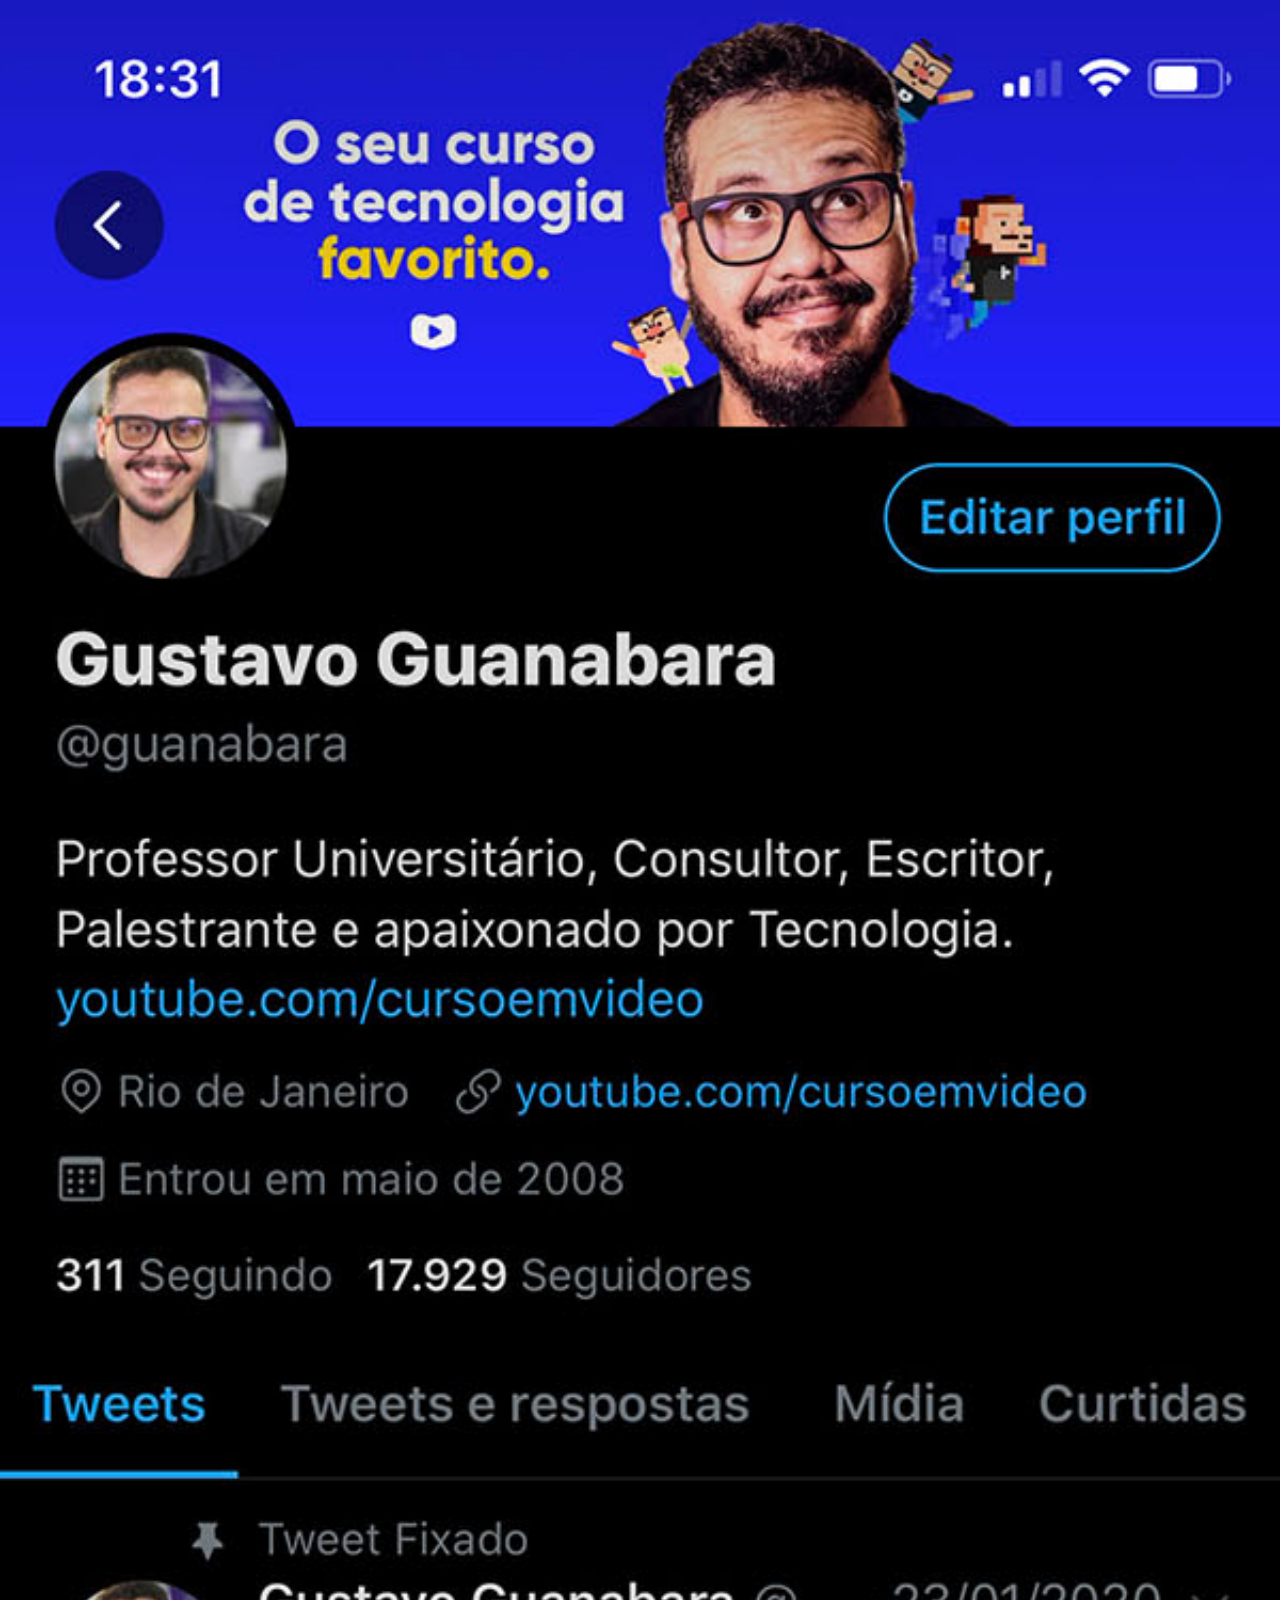
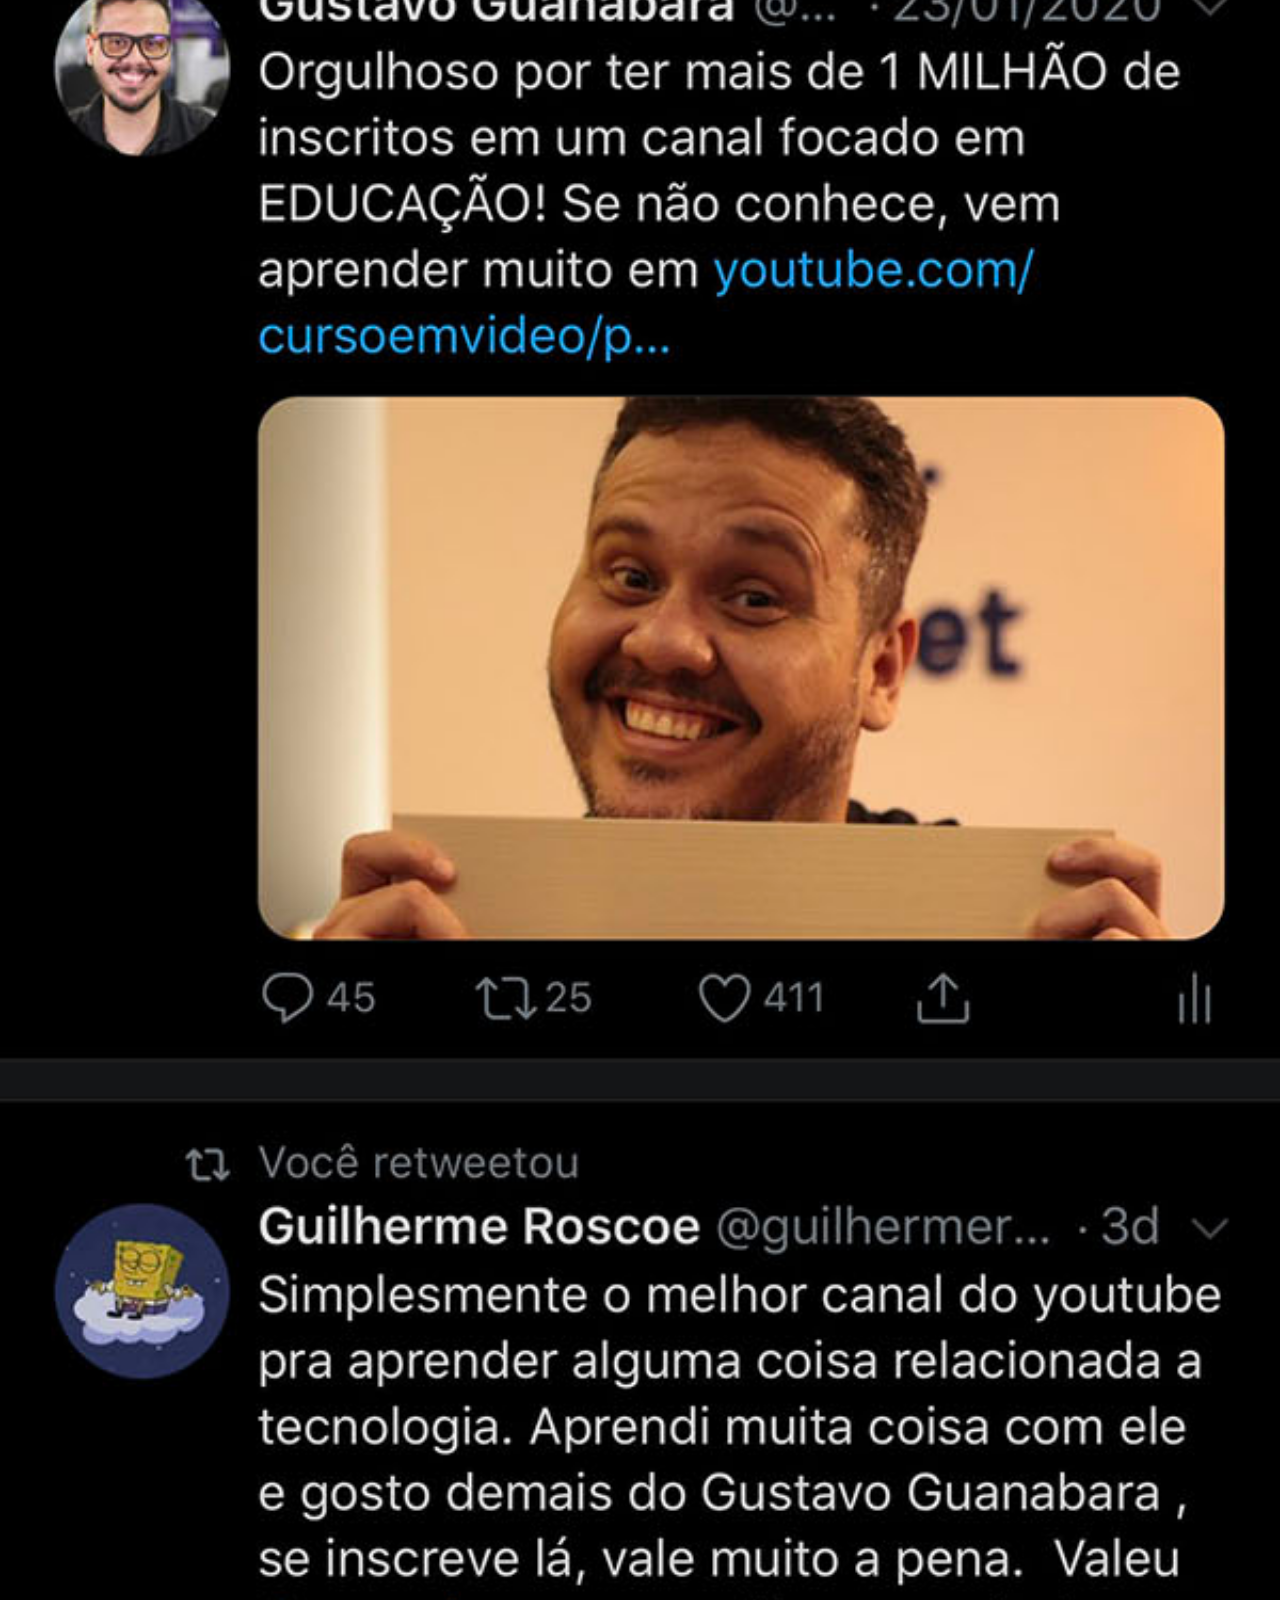
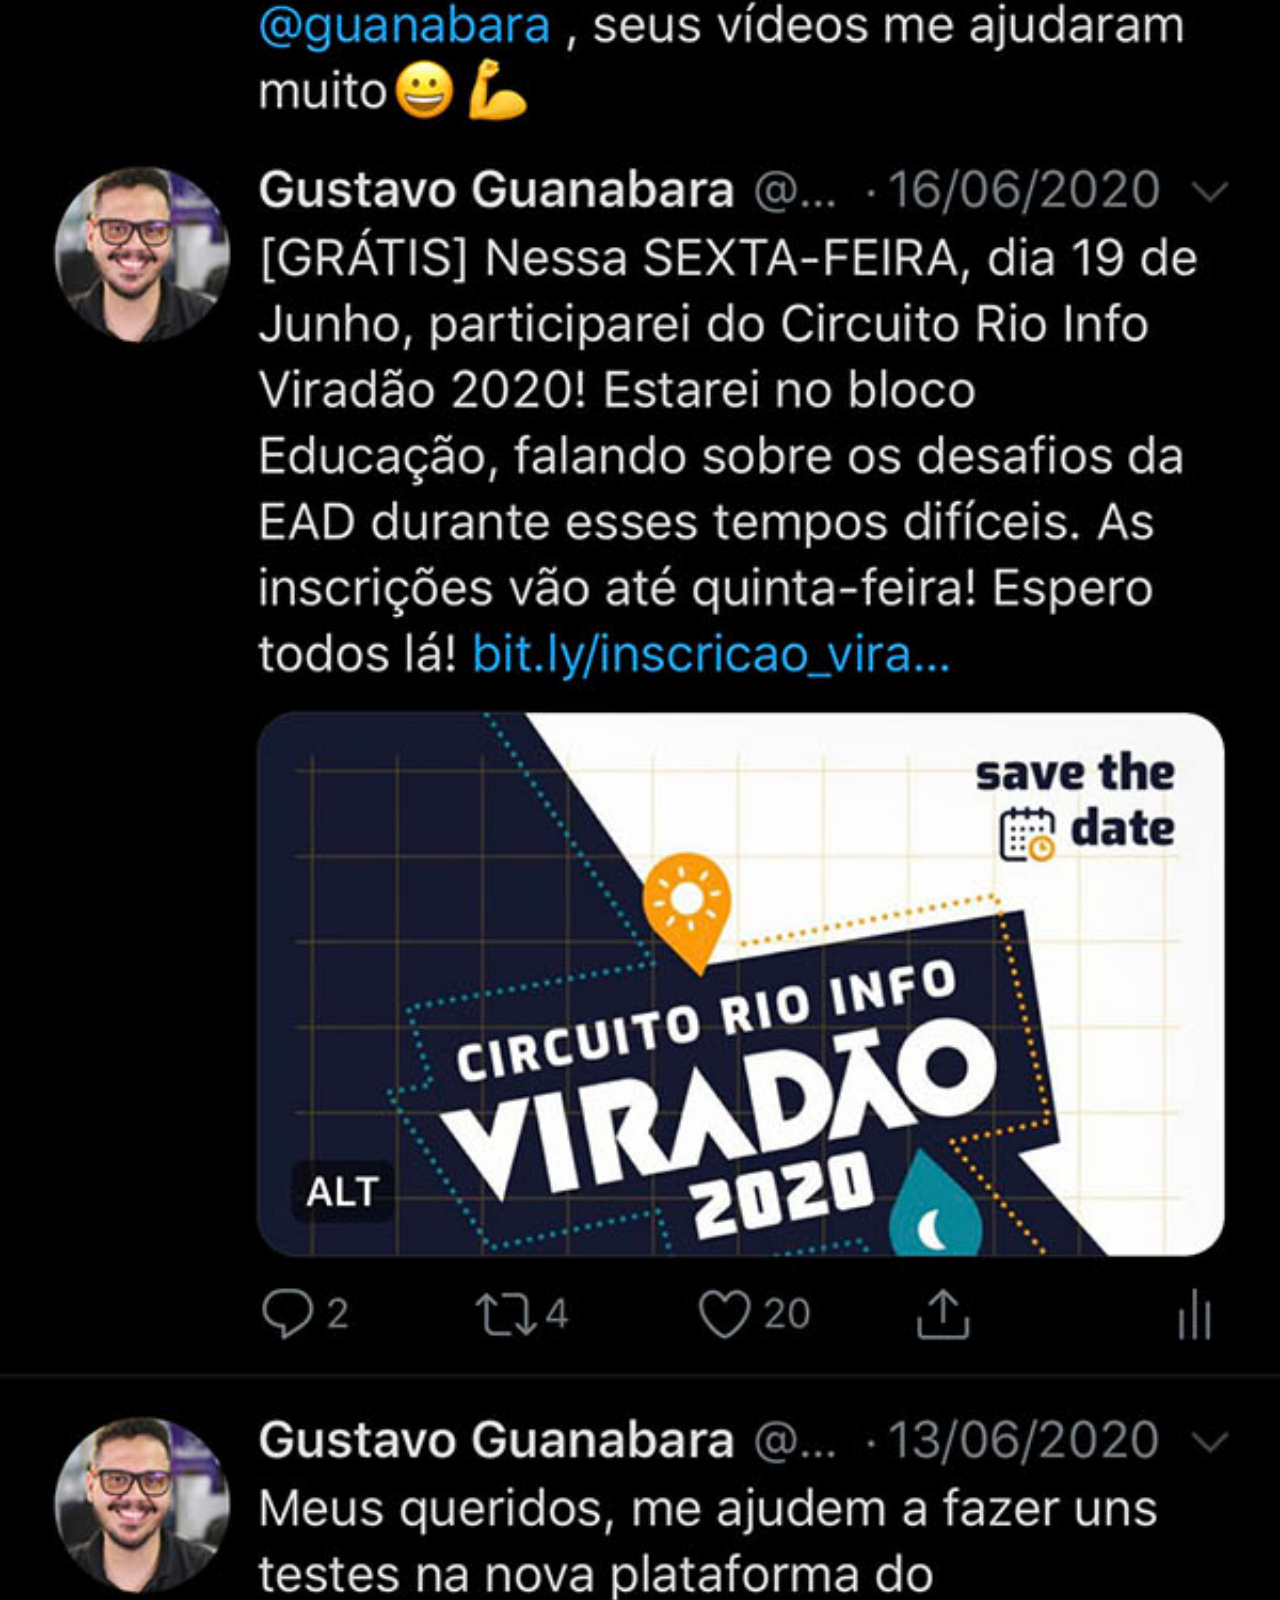
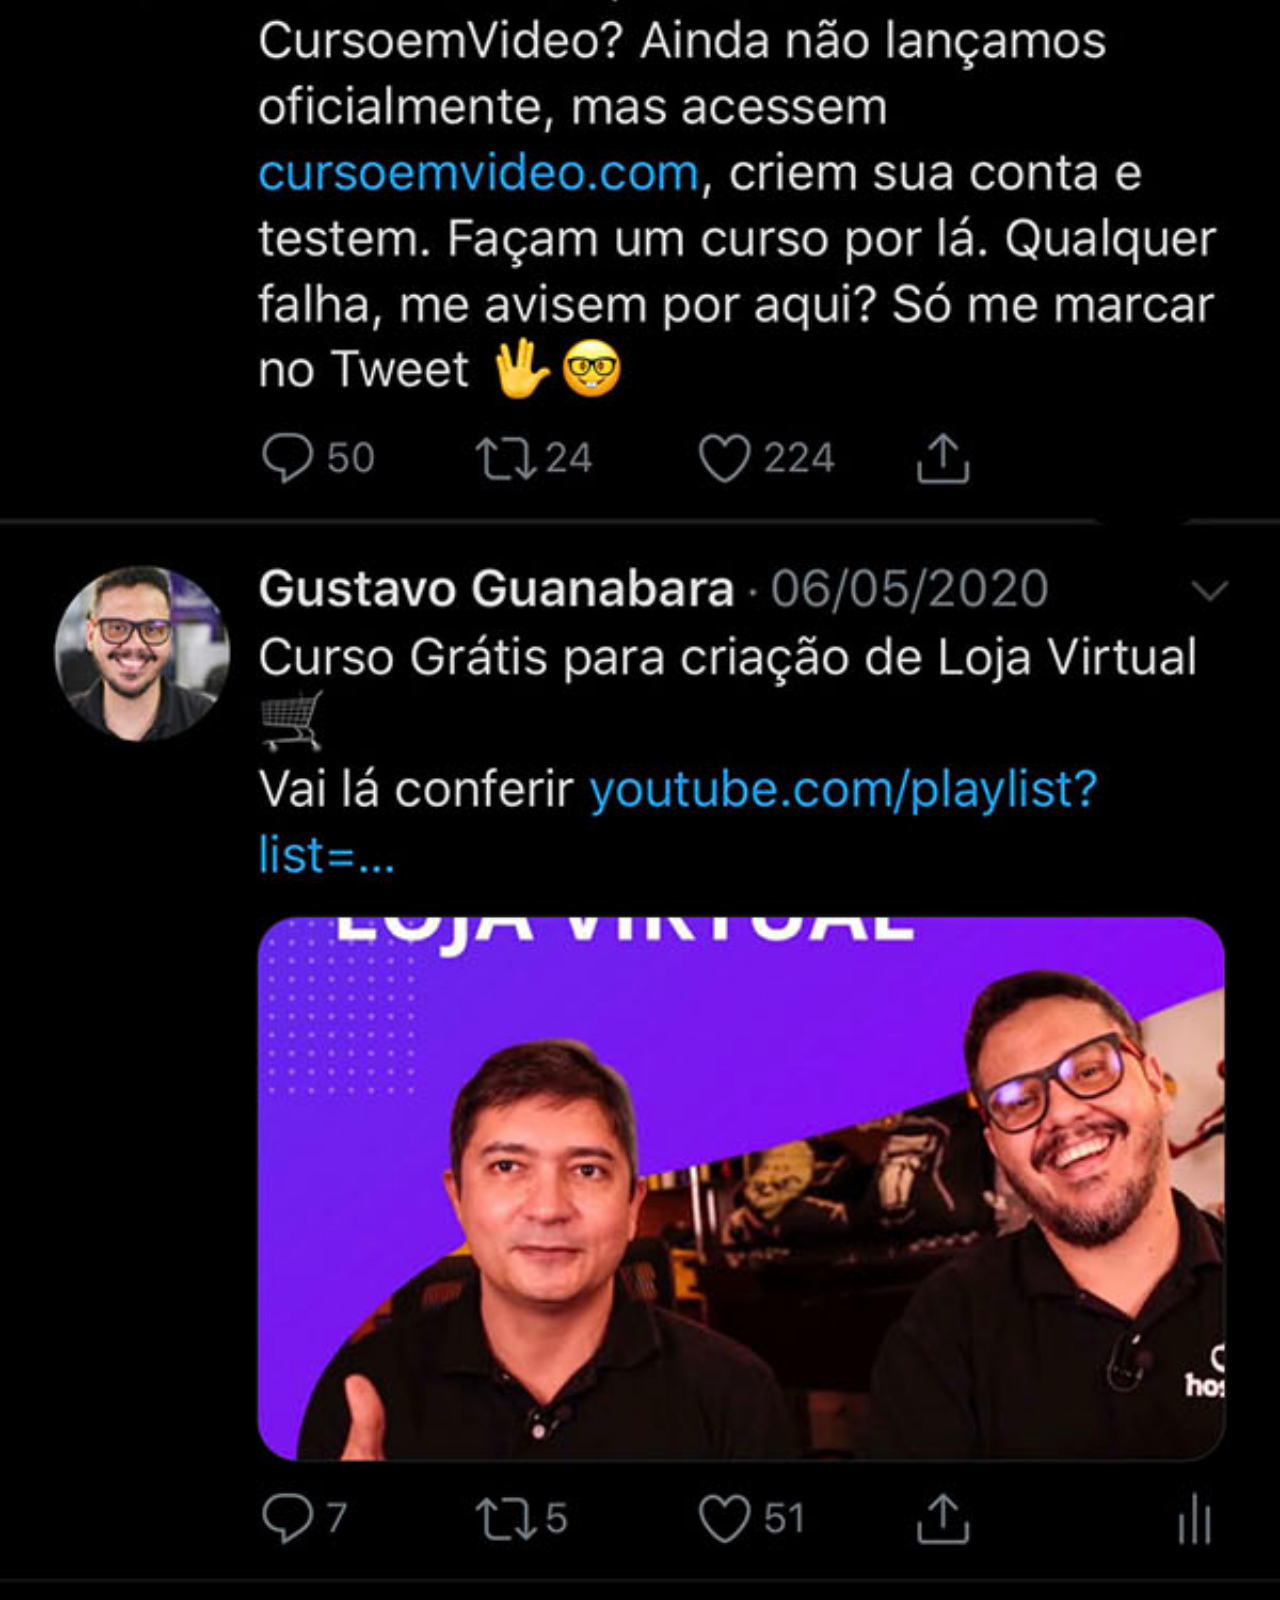
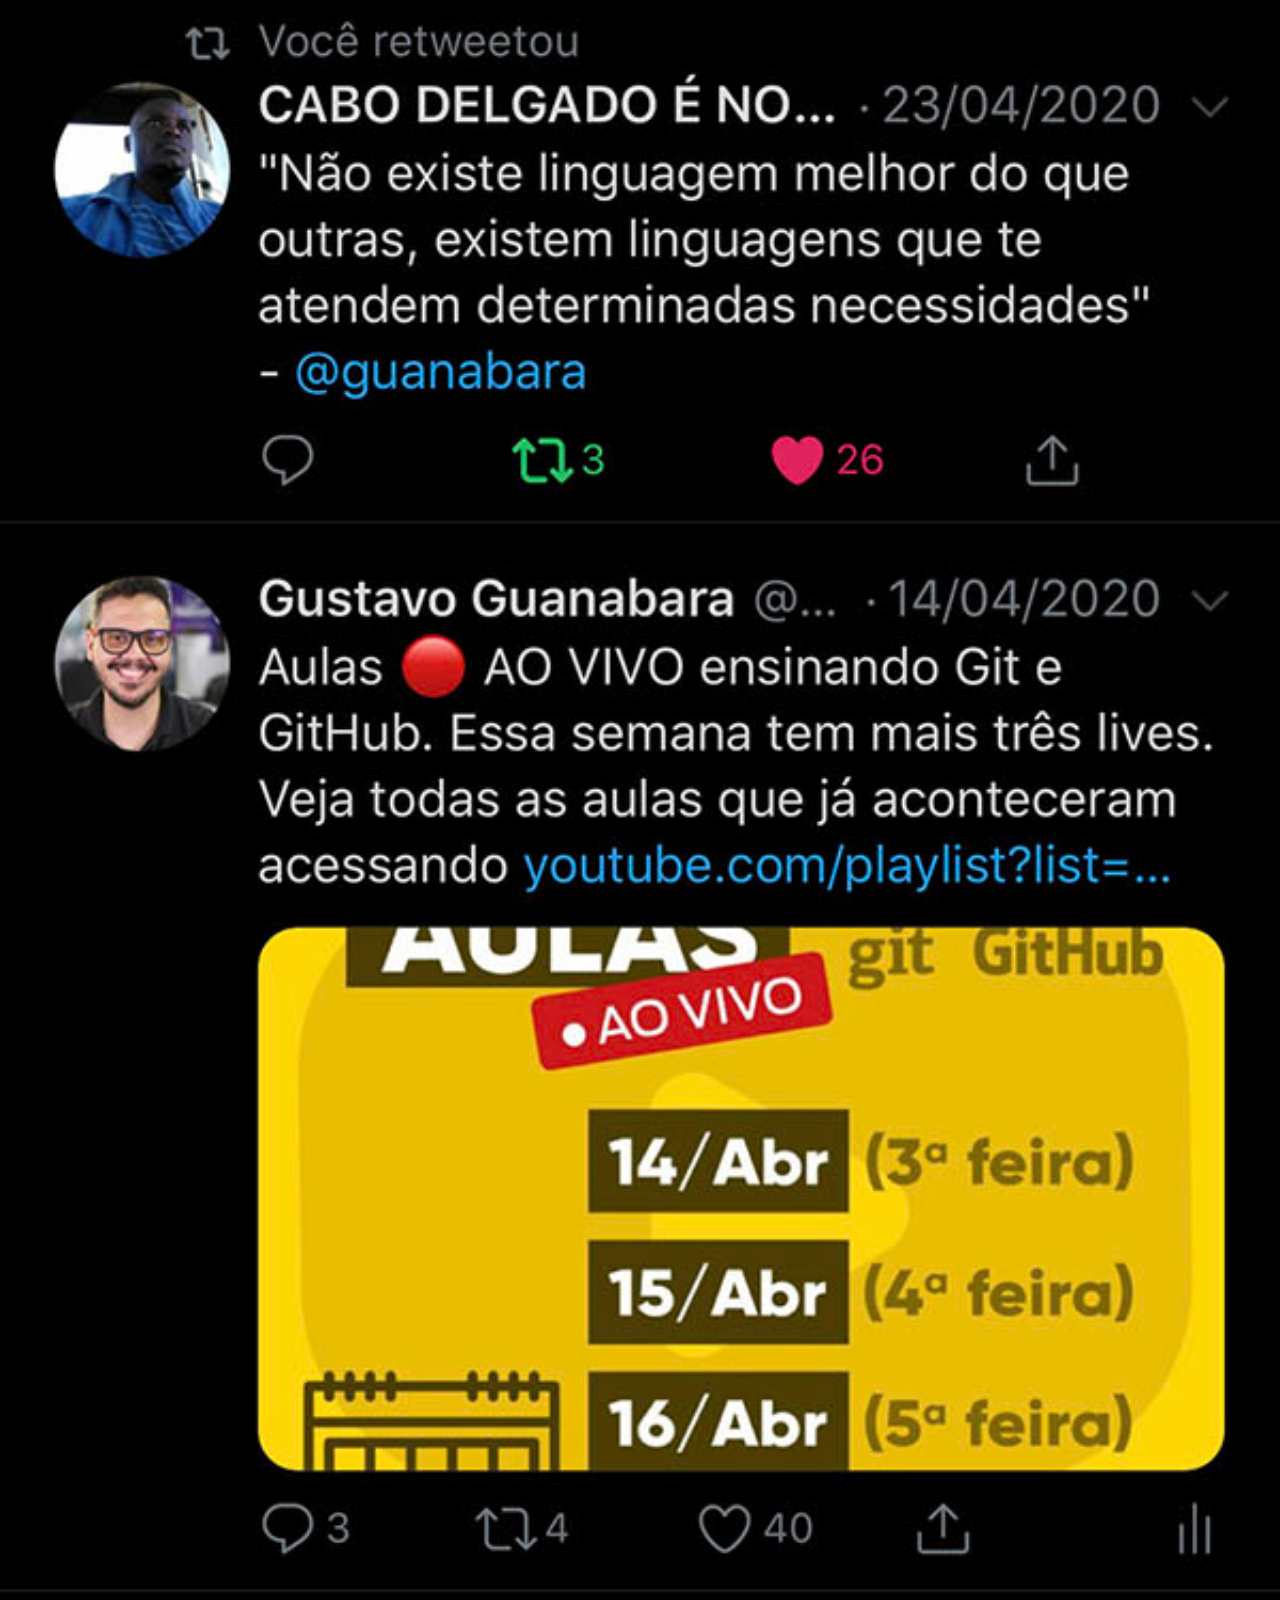
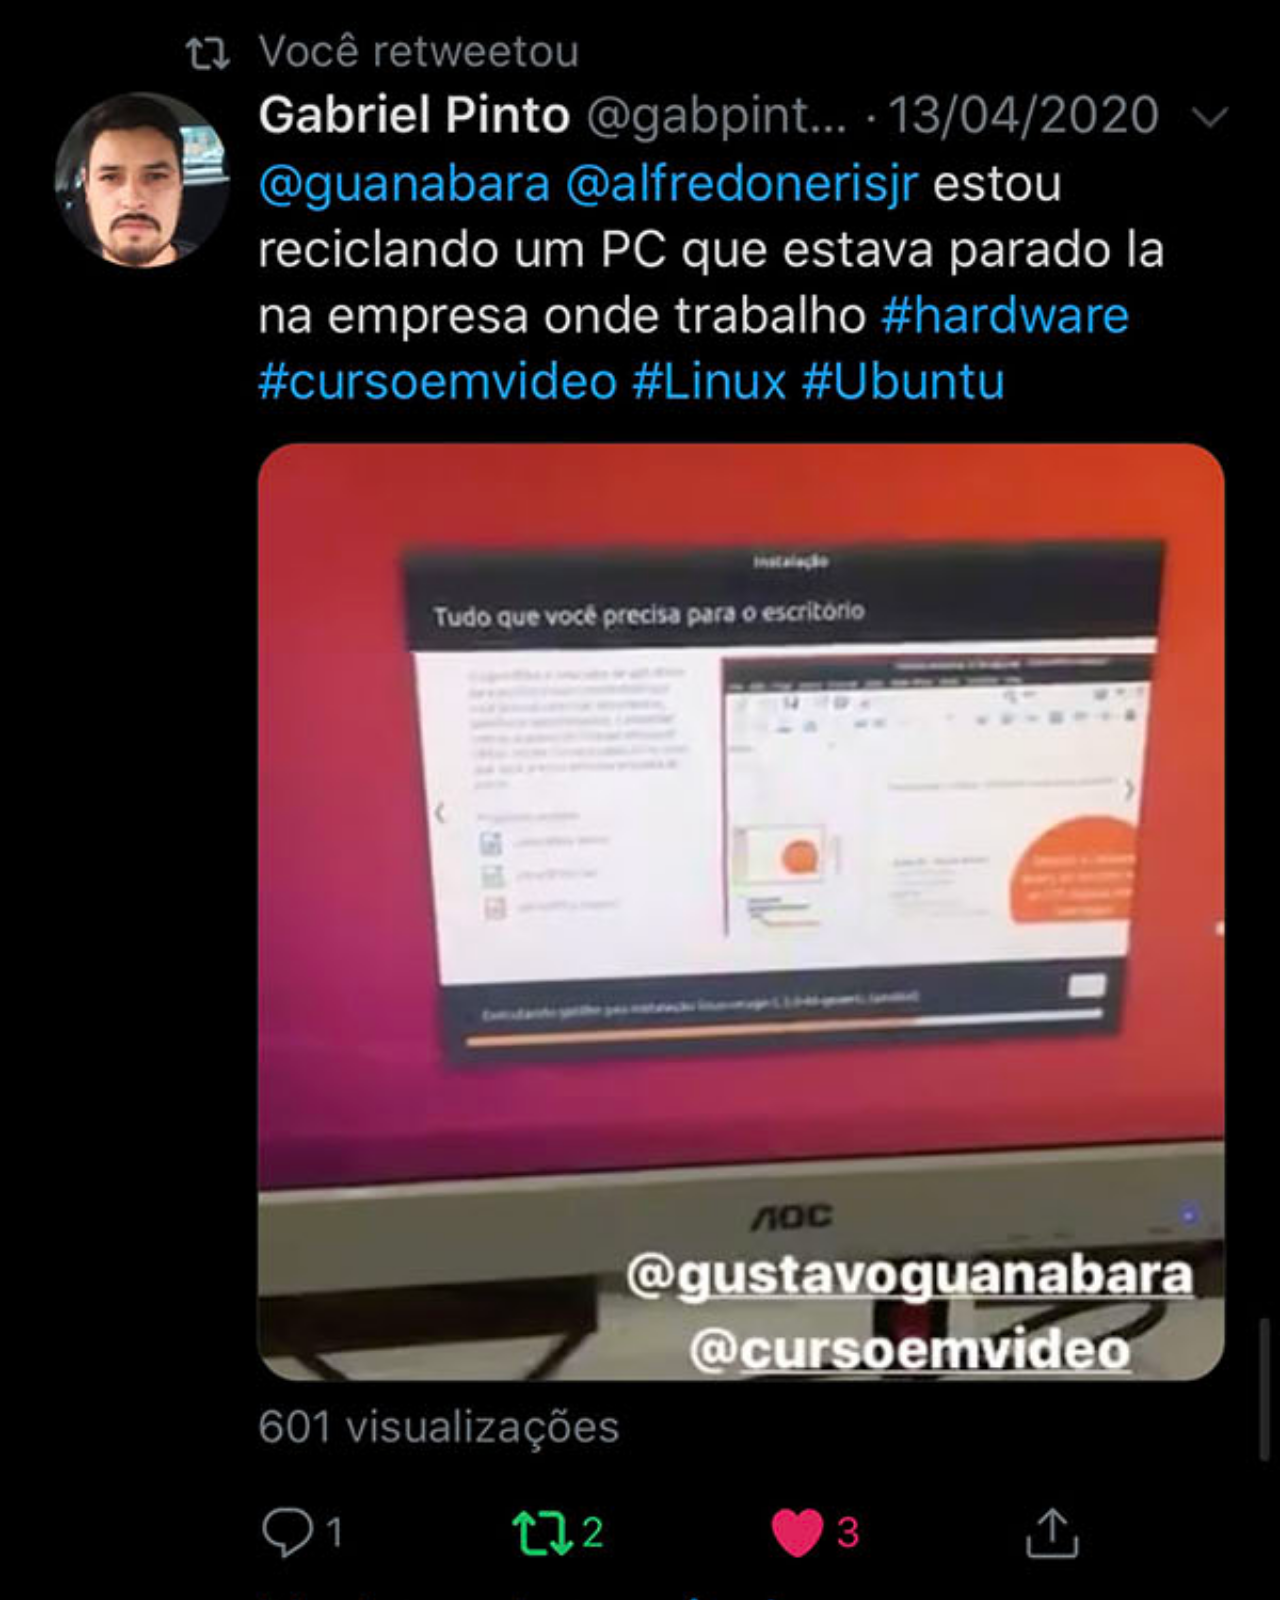
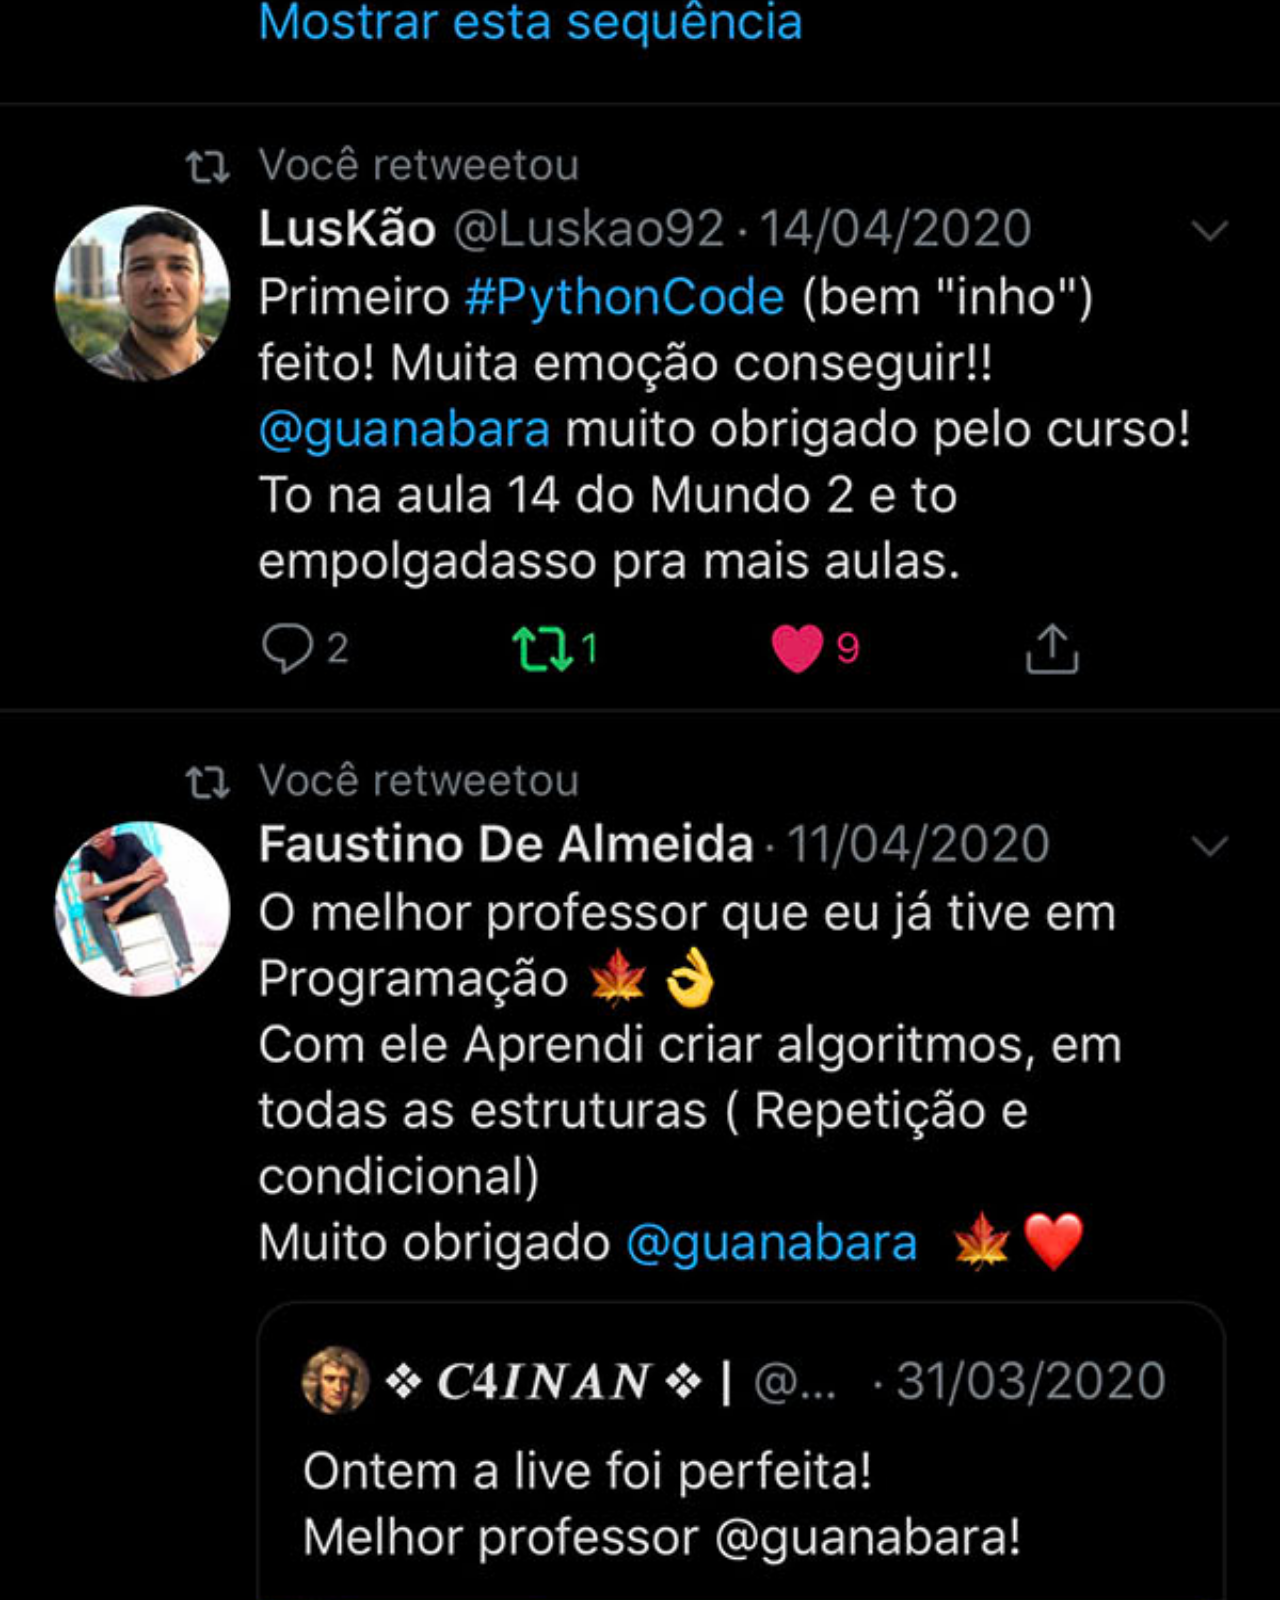
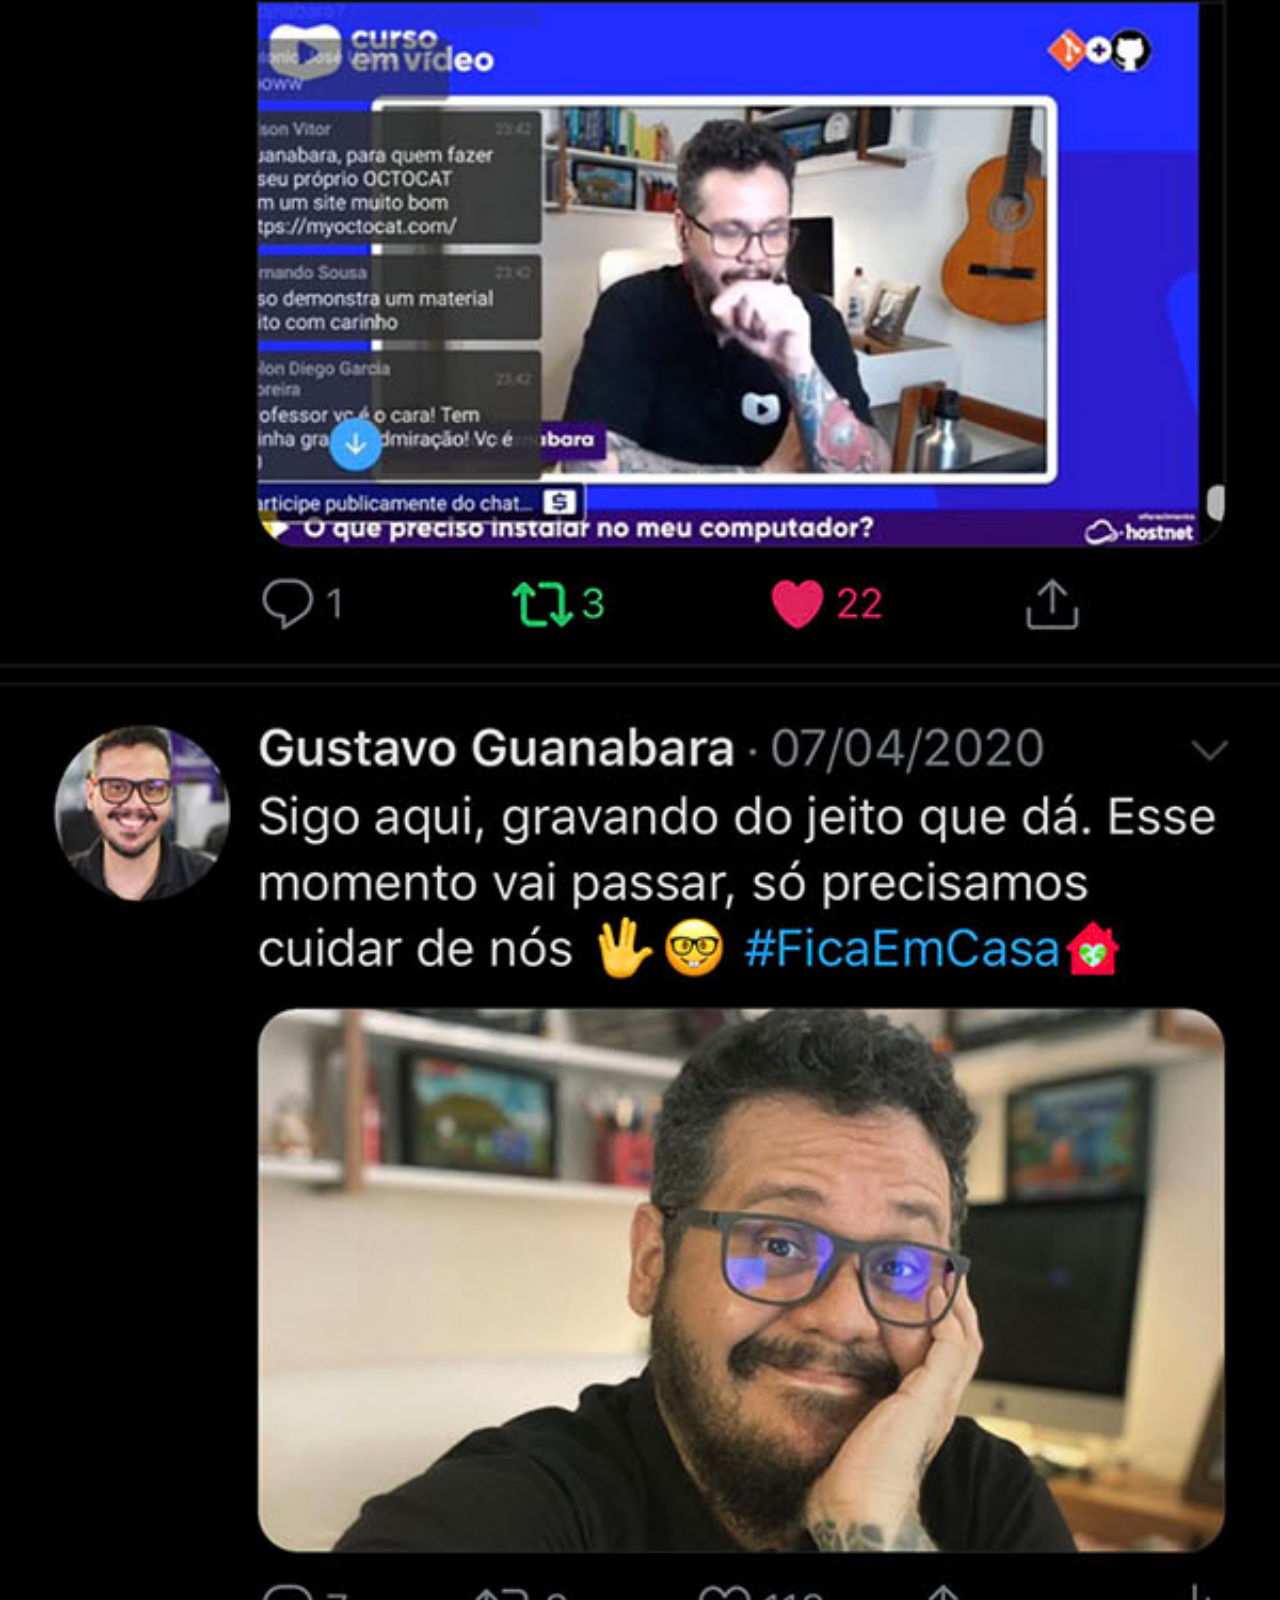
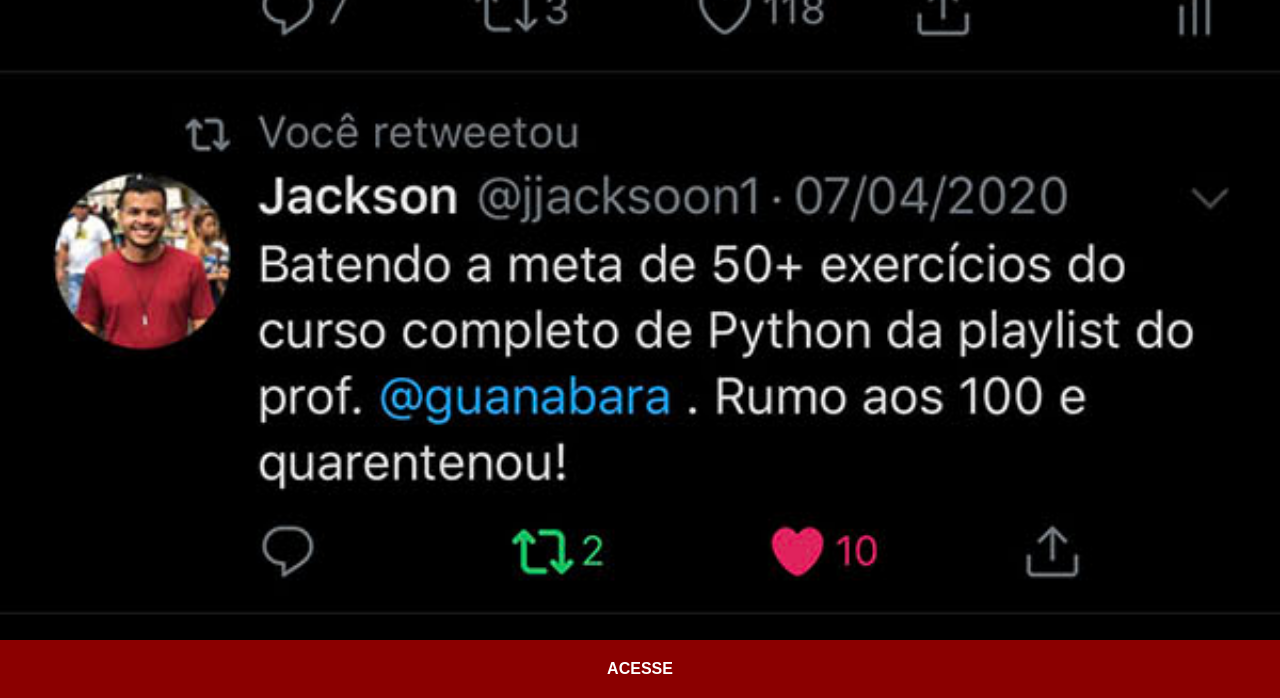
<file: twitter.html>
<!DOCTYPE html>
<html lang="pt-br">
<head>
    <meta charset="UTF-8">
    <meta name="viewport" content="width=device-width, initial-scale=1.0">
    <title>Document</title>
    <link rel="stylesheet" href="style/paginas.css">
</head>
<body>
    <img src="imagens/tela-twitter.jpg" alt="twitter">
    <a target="_blank" href="https://x.com/guanabara">ACESSE</a>
</body>
</html>
</file>
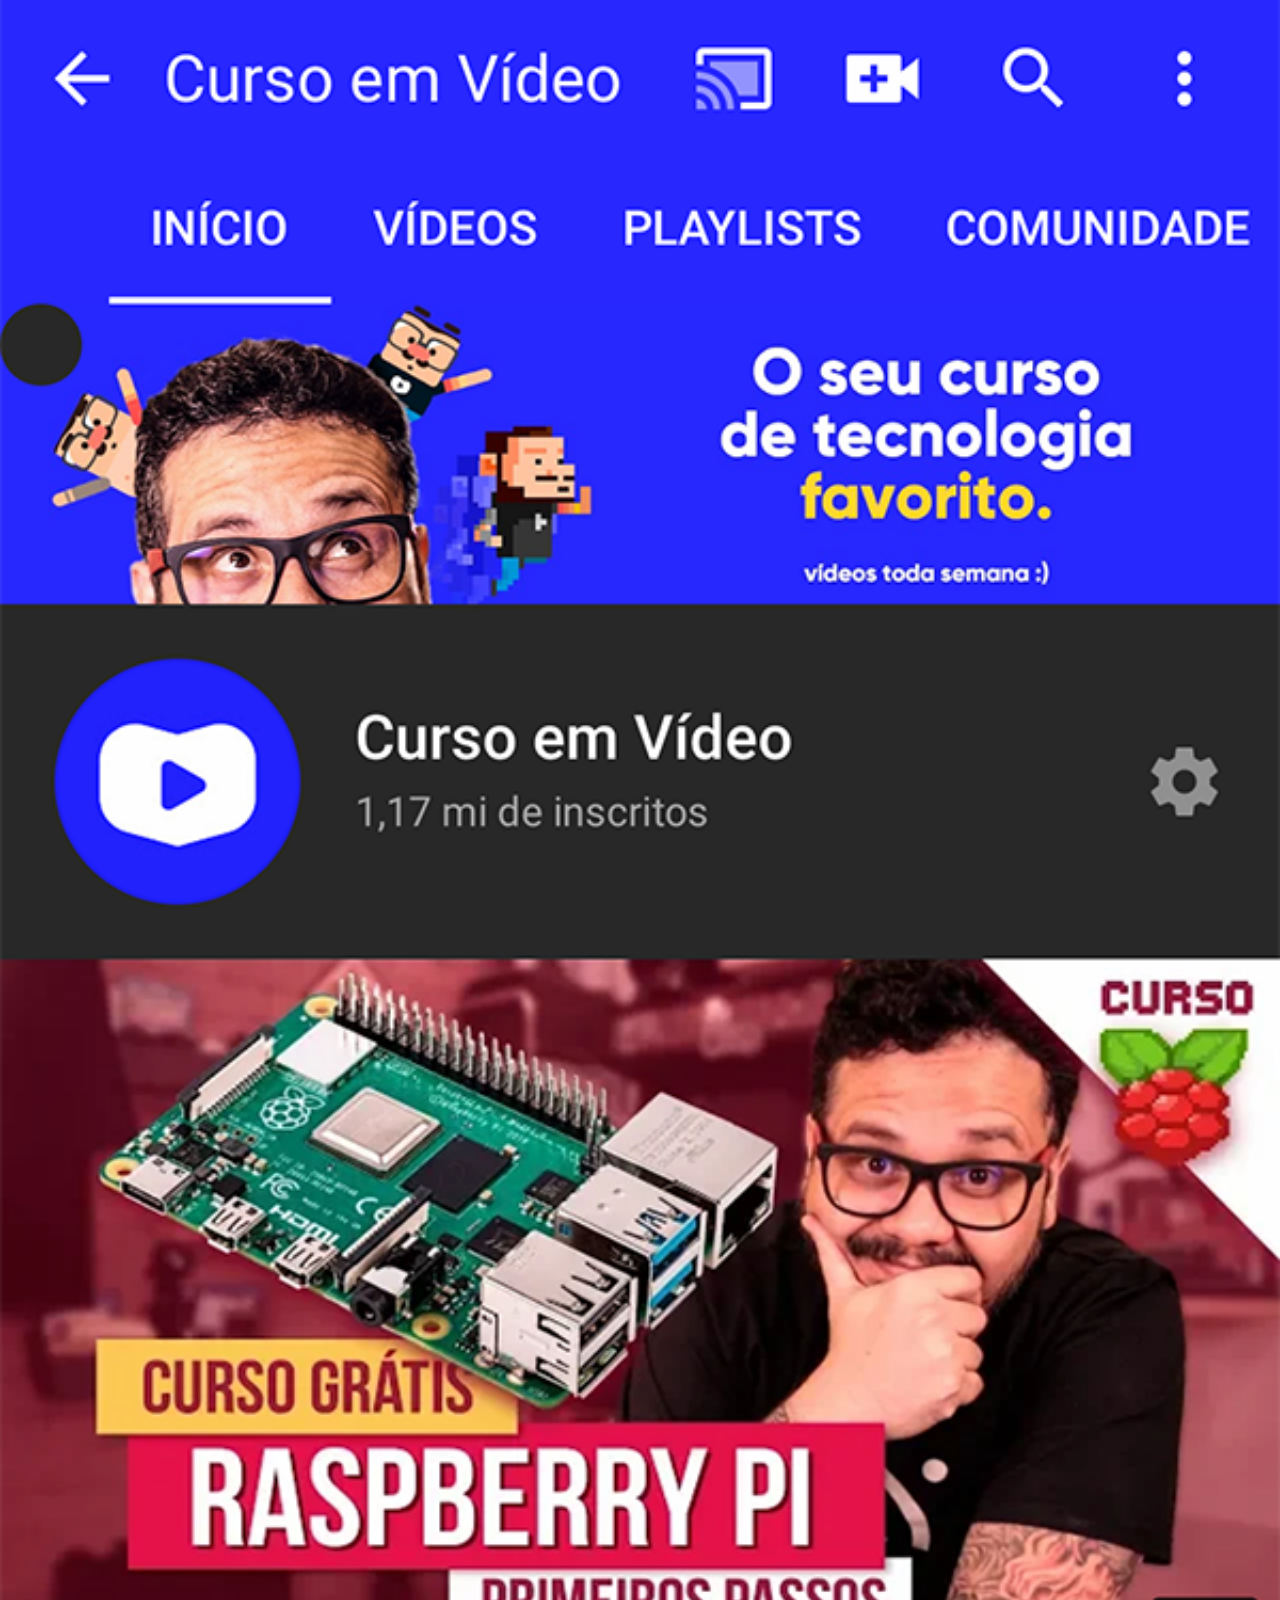
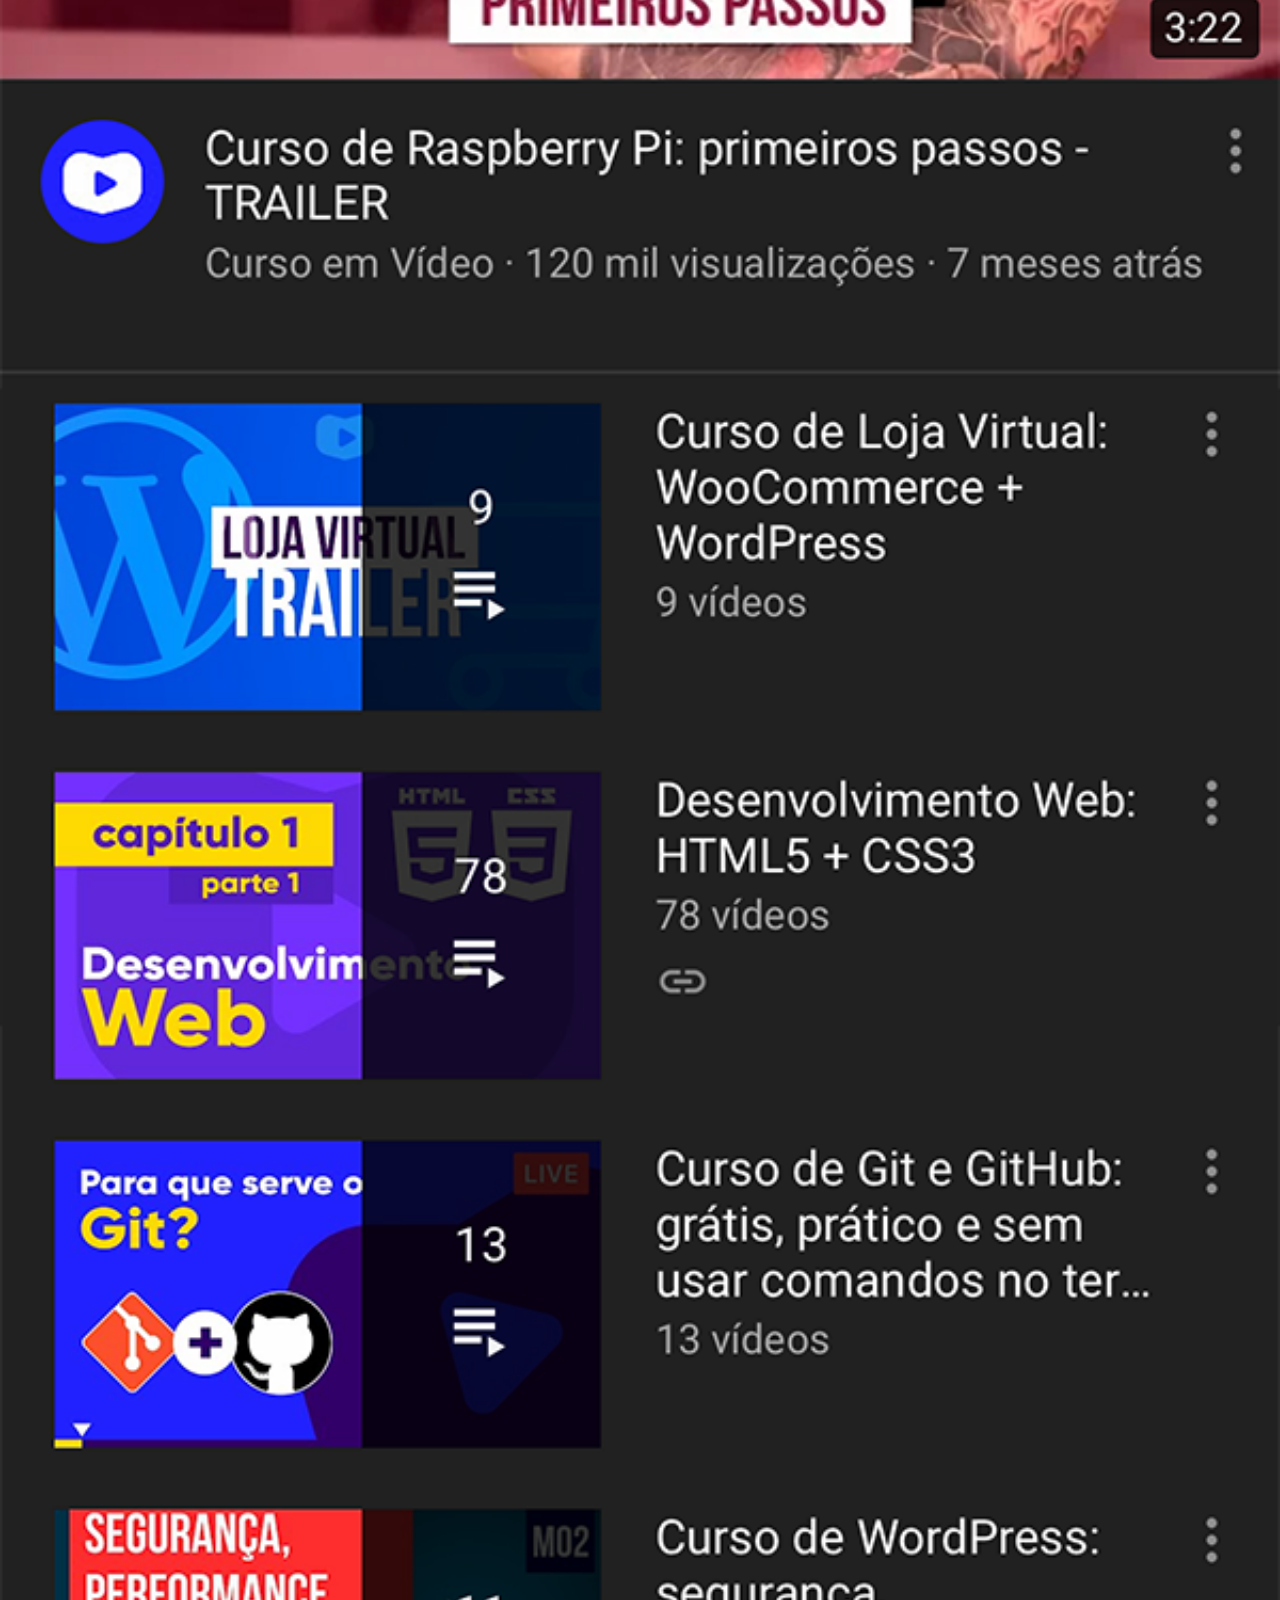
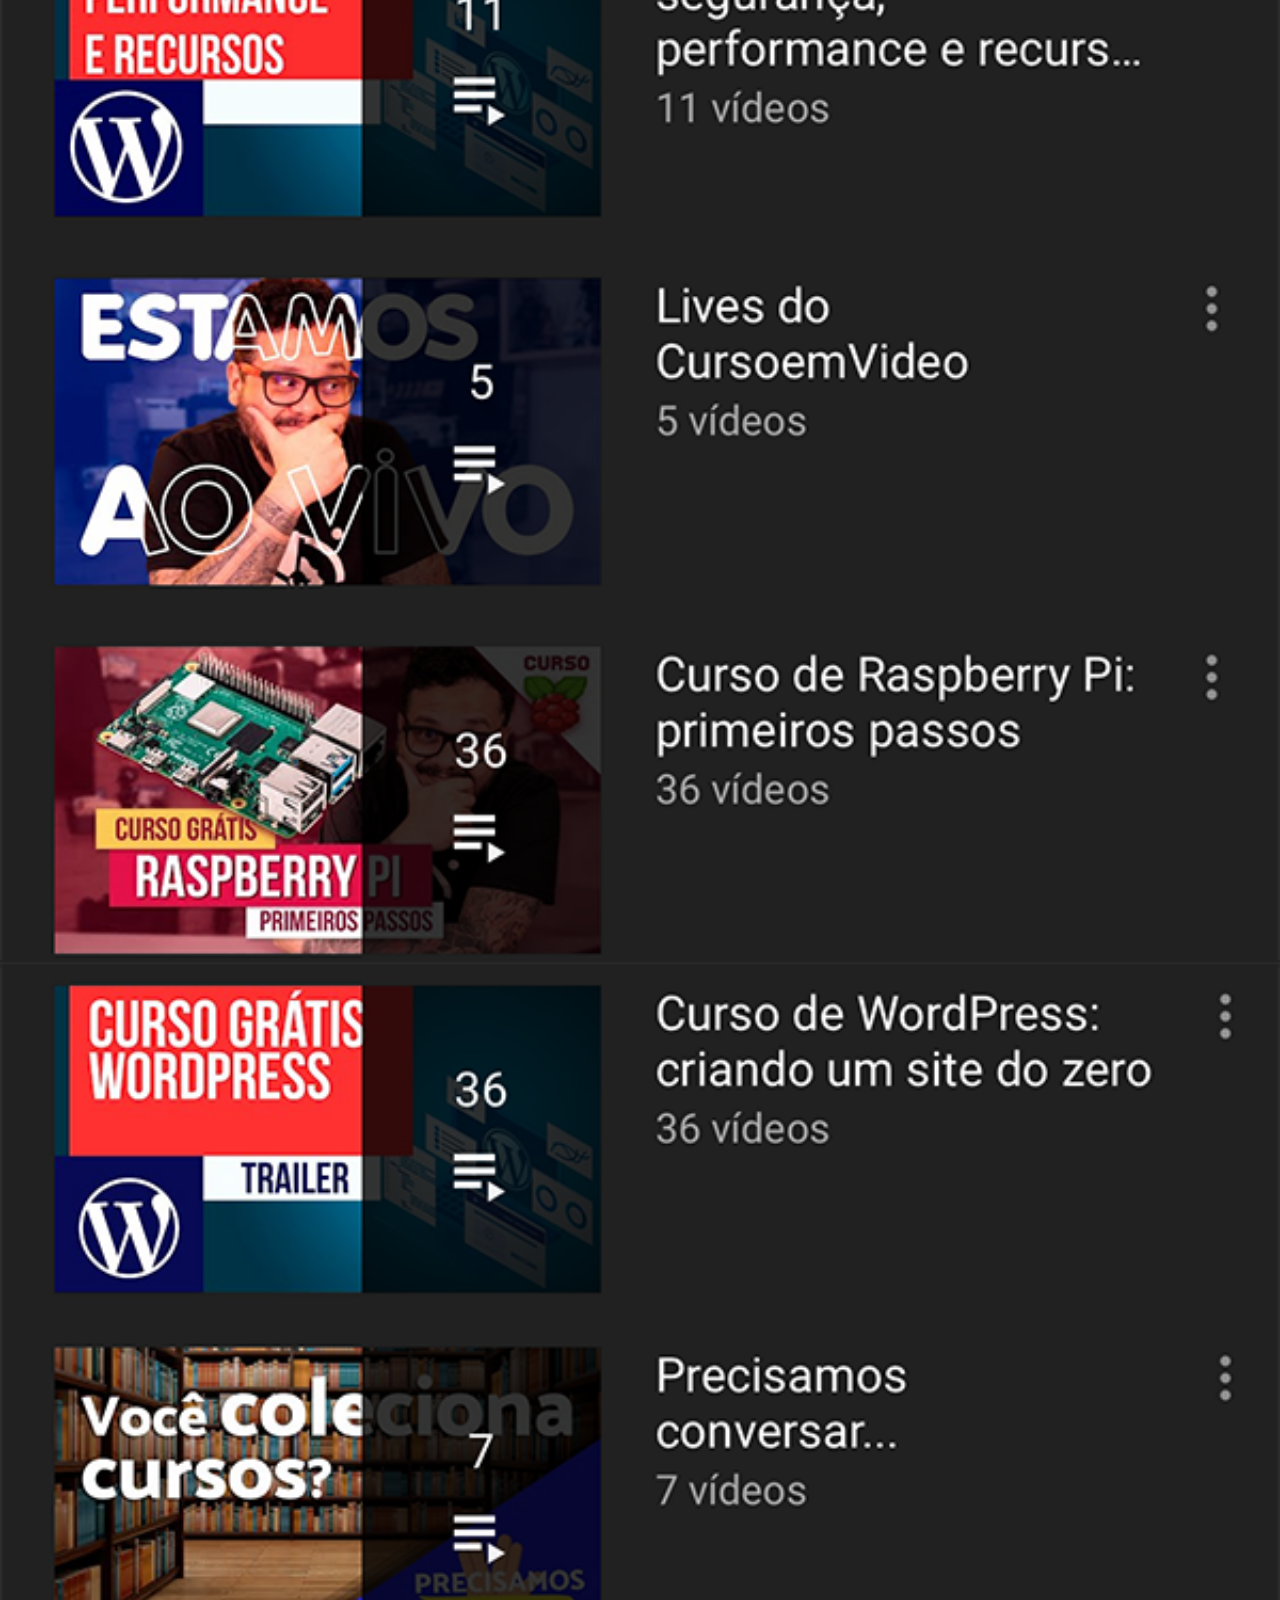
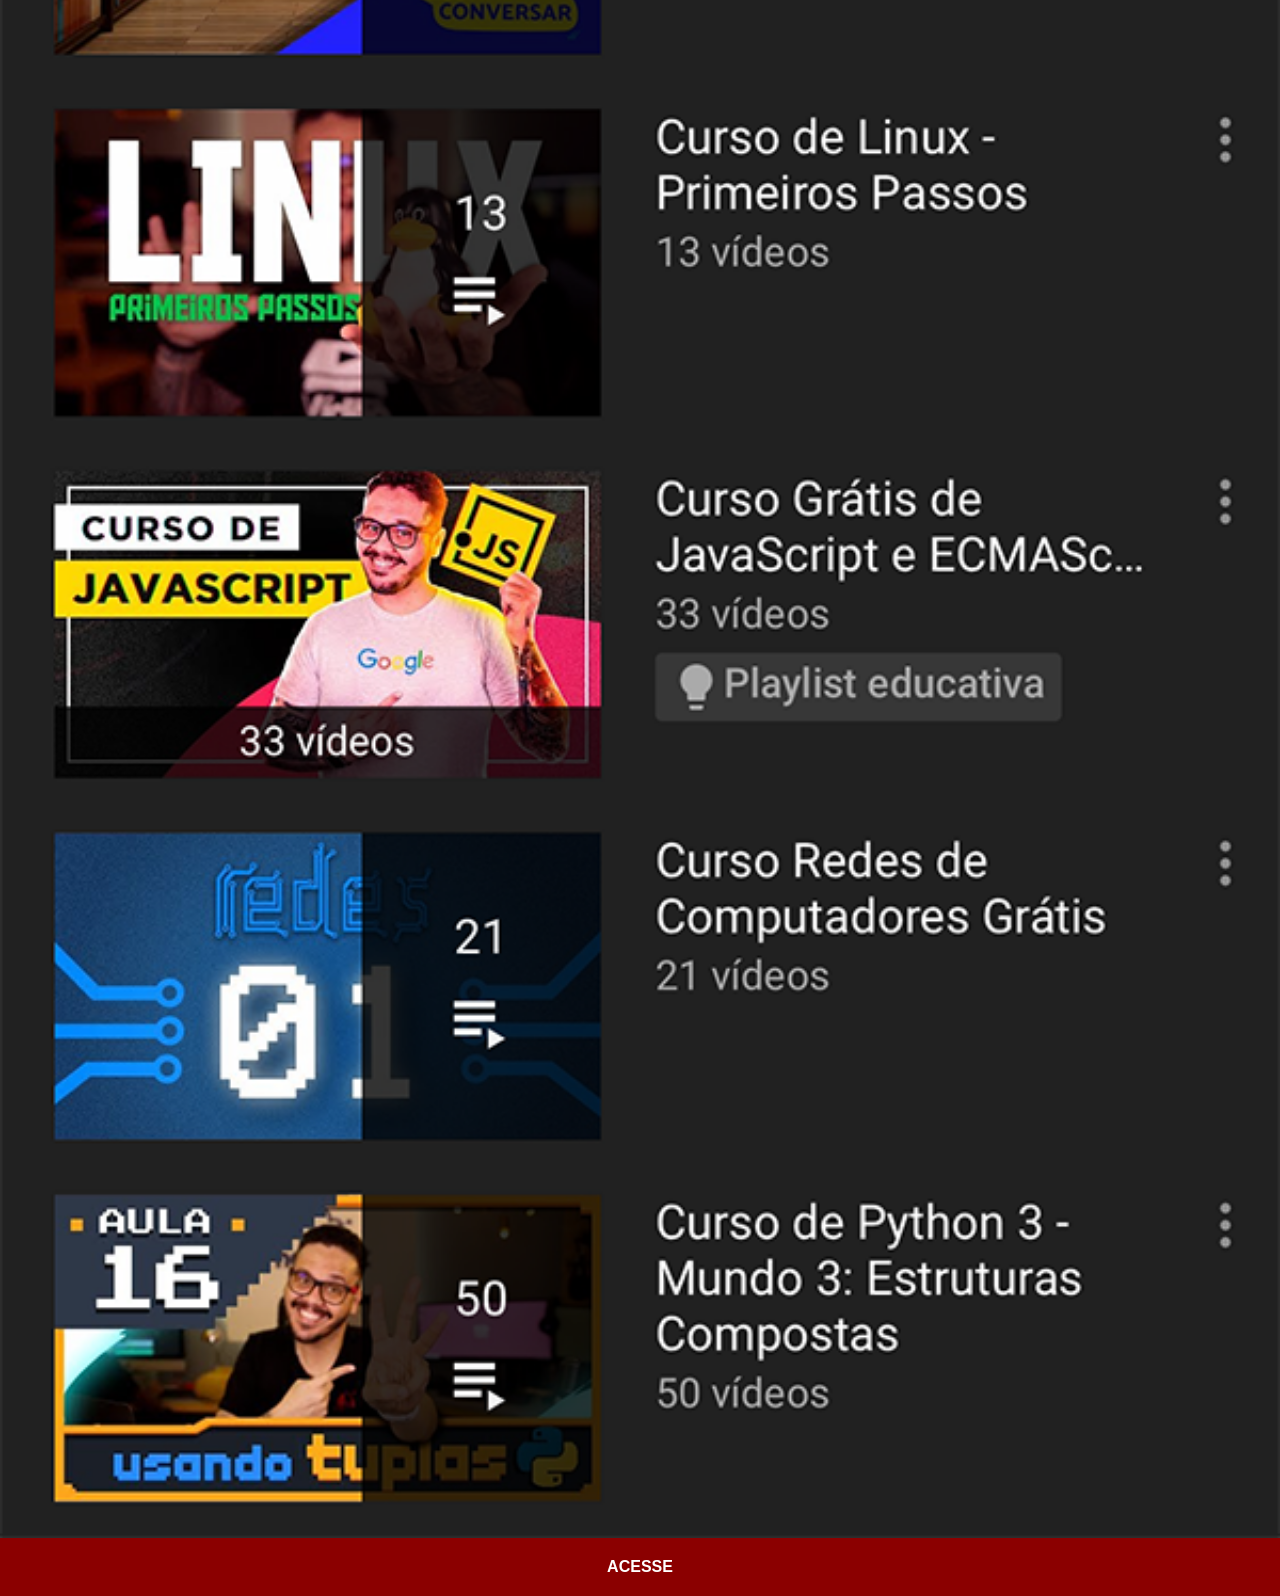
<file: youtube.html>
<!DOCTYPE html>
<html lang="pt-br">
<head>
    <meta charset="UTF-8">
    <meta name="viewport" content="width=device-width, initial-scale=1.0">
    <title>Document</title>
    <link rel="stylesheet" href="style/paginas.css">
</head>
<body>
    <img src="imagens/tela-youtube.png" alt="Youtube">
    <a target="_blank" href="https://www.youtube.com/@cursoemvideo/playlists">ACESSE</a>
</body>
</html>
</file>
<file: style/style.css>
@charset "UTF-8";
*{
    margin: 0;
    padding: 0;
    font-family: Arial, Helvetica, sans-serif;
}
html body{
    height: 100vh;
    width: 100%;
    overflow: hidden;
}
body{
   background: url('../imagens/fundo-madeira.jpg') no-repeat top center;
   background-size: cover;
   background-attachment: fixed;
}
main{
    height: 100vh;
    position: relative;
}
section#telefone{
    position: absolute;
    top: 50%;
    left: 50%;
    transform: translate(-50%, -50%);
    height: 627px;
    width: 311px;
    background-image: url(../imagens/frame-iphone.png);
    background-repeat: no-repeat;
    background-position: center;
    
}
iframe#tela{
    position: relative;
    top: 80px;
    left: 22px;
    width: 267px;
    height: 472px;
}
section#redes-sociais{
    text-align: right;
}
section#redes-sociais a img{
    width: 50px;
    border-radius: 50%;
    margin: 10px;
    box-shadow: 2px 2px 5px rgba(0, 0, 0, 0.400);

}
section#redes-sociais img:hover{
    border: 1.7px solid rgba(255, 255, 255, 0.400);
    box-sizing: border-box;
    border-radius: 50%;
    transform: translate(-1px, -2px);
    box-shadow: 5px 9px 10px rgba(0, 0, 0, 0.535);
    transition: transform 270ms, border 1s;
}
</file>
<file: style/paginas.css>
*{
            margin: 0;
            padding: 0;
            font-family: Arial, Helvetica, sans-serif;
        }
        ::-webkit-scrollbar{
            width: 0px;
            height: 0px;
        }
        img{
            width: 100vw;
            display: block;
        }
        a{
            display: block;
            background-color: darkred;
            padding: 20px;
            text-align: center;
            font-weight: bolder;
            text-decoration: none;
            color: white;
        }
        a:hover{
            background-color: red;
        }
</file>
